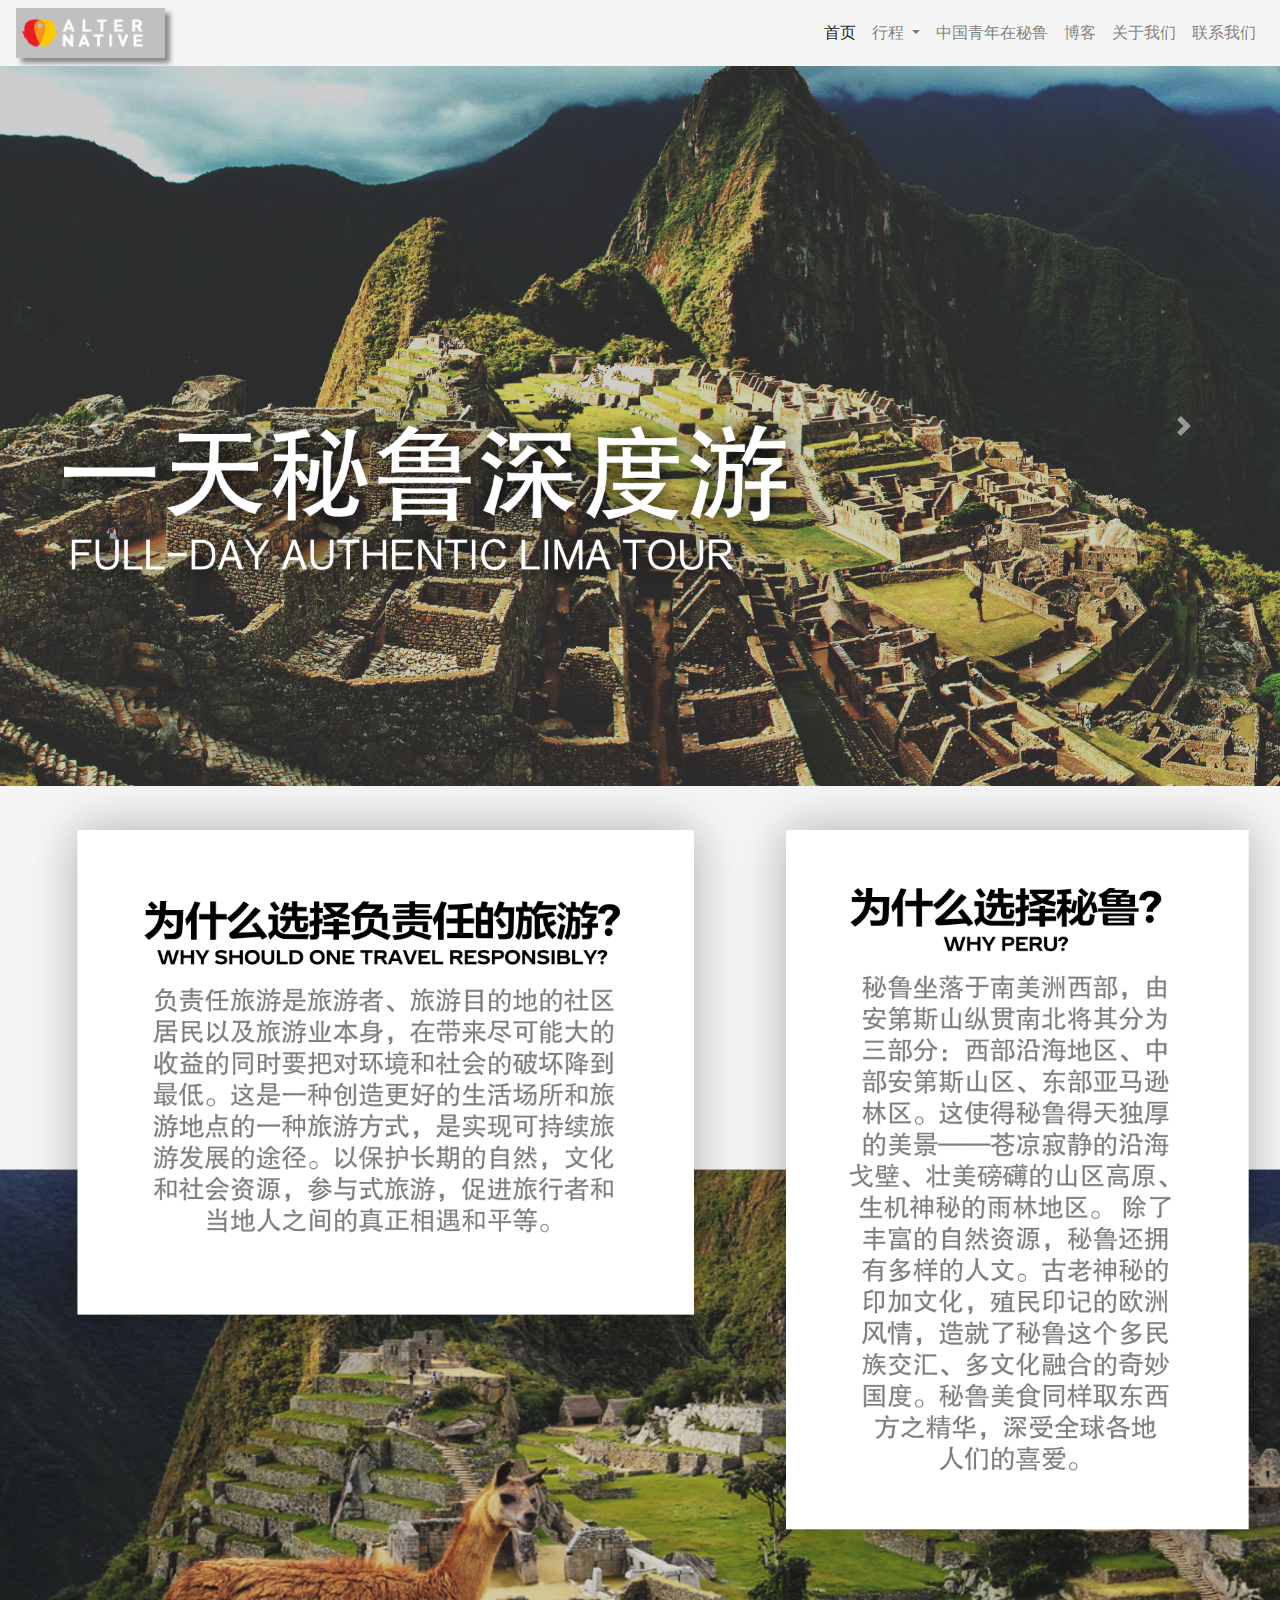
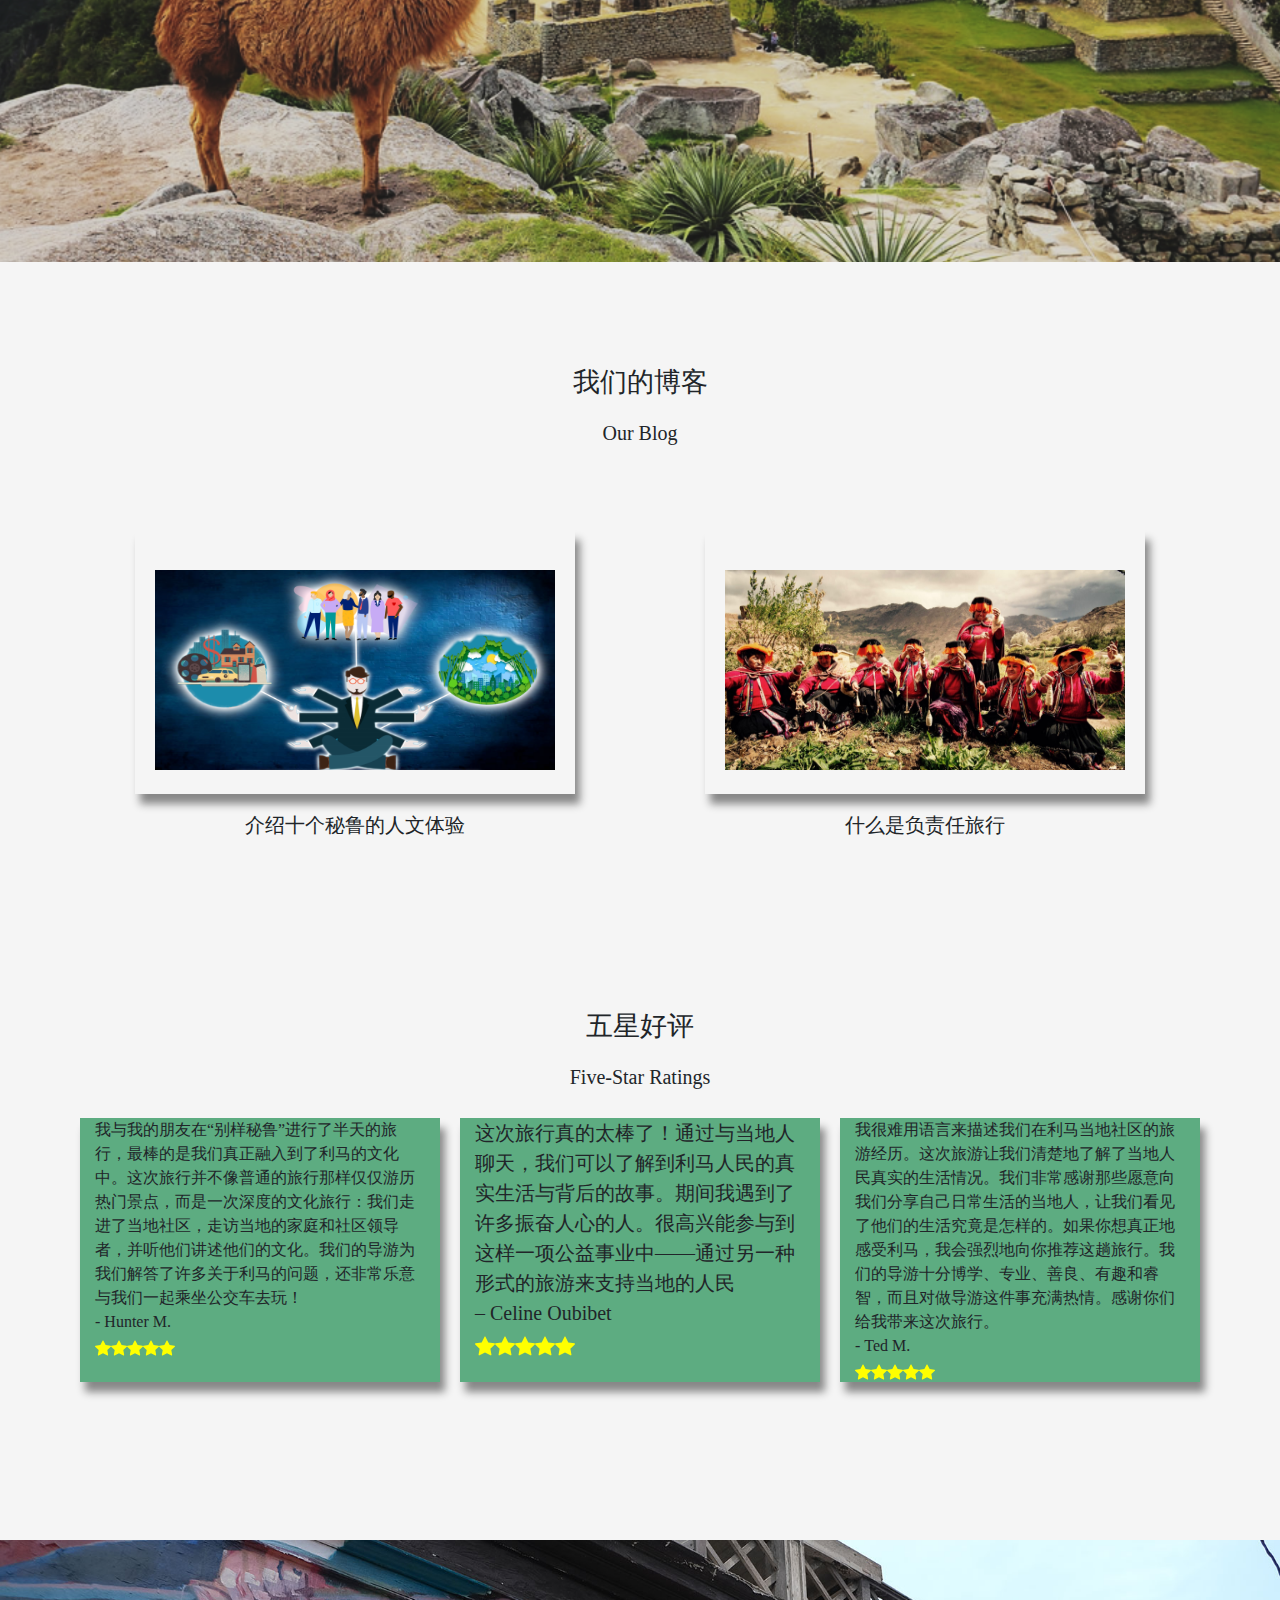
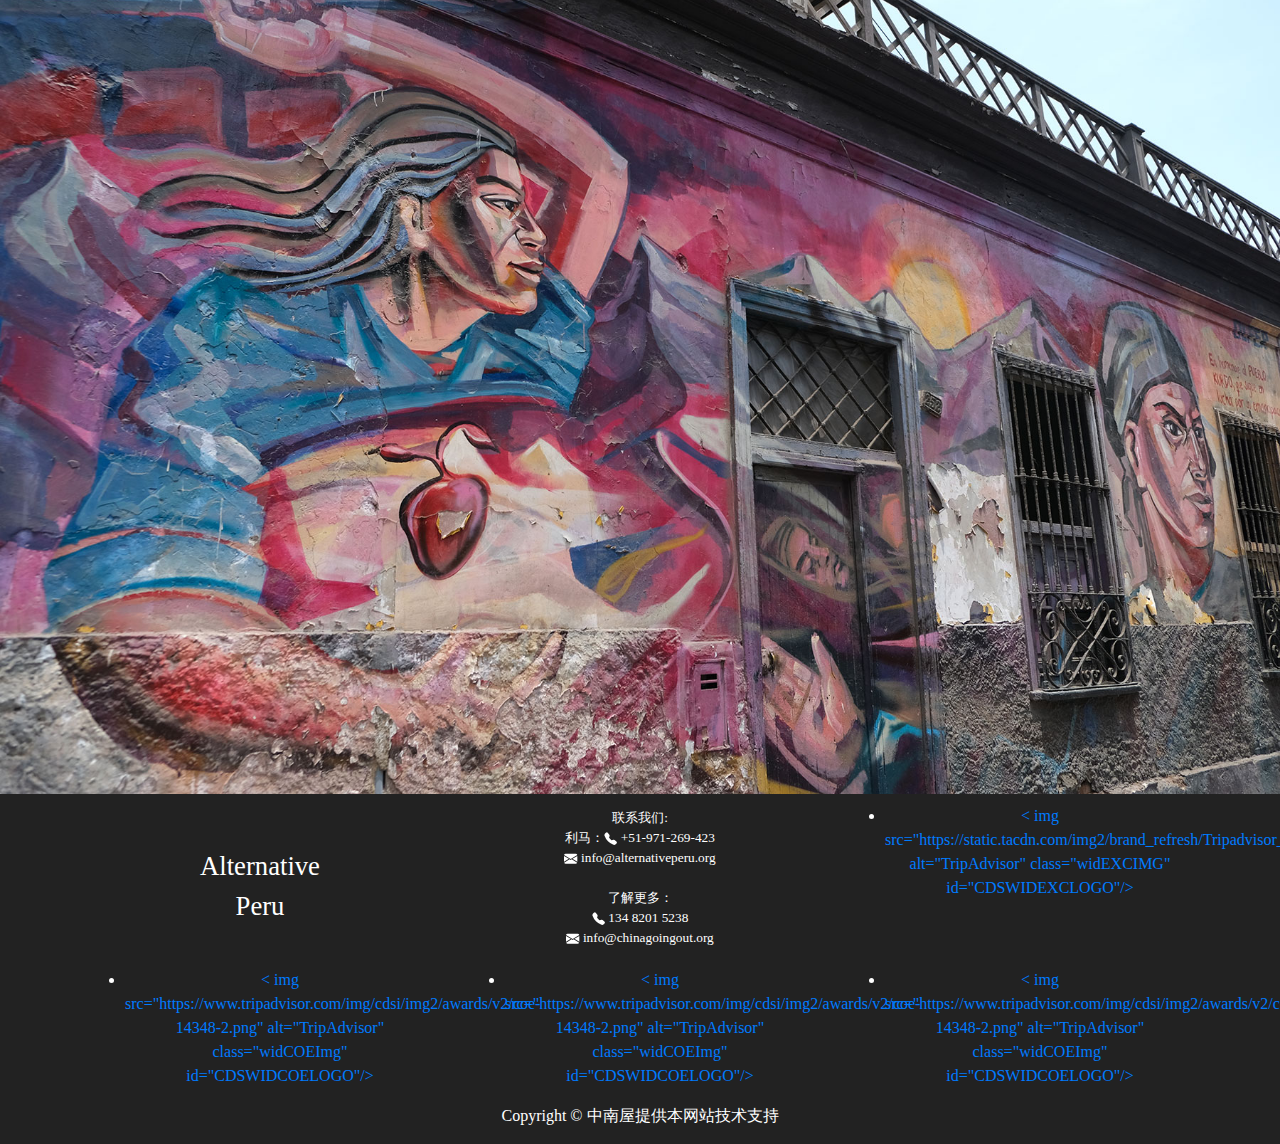
<file: index.html>
<!DOCTYPE html>
<html lang="en" dir="ltr">
  <head>
    <link rel="stylesheet" href="css/style.css">
    <meta charset="utf-8">
    <meta name="viewport" content="width=device-width, initial-scale=1, shrink-to-fit=no">
    <!-- Bootstrap CSS -->
    <link rel="stylesheet" href="https://stackpath.bootstrapcdn.com/bootstrap/4.5.2/css/bootstrap.min.css" integrity="sha384-JcKb8q3iqJ61gNV9KGb8thSsNjpSL0n8PARn9HuZOnIxN0hoP+VmmDGMN5t9UJ0Z" crossorigin="anonymous">
    <title>首页</title>
  </head>
  <body style="background-color: #f5f5f5;">

    <nav class="navbar navbar-expand-lg navbar-light navbar-transparent" style="">
      <div style="background-color: #C0C0C0;box-shadow: 5px 5px 5px #888888;">
        <a class="navbar-brand" href="index.html">
          <img src="img/logo-altp.png" width="auto" height="40" alt="logo of alternative peru">
        </a>
      </div>
      <button class="navbar-toggler" type="button" data-toggle="collapse" data-target="#navbarSupportedContent" aria-controls="navbarSupportedContent" aria-expanded="false" aria-label="Toggle navigation">
        <span class="navbar-toggler-icon"></span>
      </button>

      <div class="collapse navbar-collapse" id="navbarSupportedContent">
        <ul class="navbar-nav ml-auto">
          <li class="nav-item active">
            <a class="nav-link" href="index.html">首页 <span class="sr-only">(current)</span></a>
          </li>
          <li class="nav-item dropdown">
            <a class="nav-link dropdown-toggle" href="#" id="navbarDropdownTour" role="button" data-toggle="dropdown" aria-haspopup="true" aria-expanded="false">
              行程
            </a>
            <div class="dropdown-menu" aria-labelledby="navbarDropdownTour">
              <a class="dropdown-item" href="tour.html">秘鲁行程</a>
              <a class="dropdown-item" href="customizedtour.html">定制行程</a>
              <a class="dropdown-item" href="volunteer.html">在秘鲁做志愿者</a>
            </div>
          </li>
          <li class="nav-item">
            <a class="nav-link" href="cgo.html">
              中国青年在秘鲁
            </a>
          </li>
          <li class="nav-item ">
            <a class="nav-link" href="blog.html">博客</a>
          </li>
          <li class="nav-item">
            <a class="nav-link" href="aboutus.html">关于我们</a>
          </li>
          <li class="nav-item ">
            <a class= "nav-link" href="contactus.html">联系我们</a>
          </li>
        </ul>
      </div>
    </nav>
    <div id="carouselExampleControls" class="carousel slide" data-ride="carousel">
      <div class="carousel-inner">
        <div class="carousel-item active">
          <img src="img\d_index_1dayauthentictour.png" class="d-block w-100" alt="..." width="100%" height="auto">
        </div>
        <div class="carousel-item">
          <img src="img\d_index_andeanstay.jpg" class="d-block w-100" alt="..." width="100%" height="auto">
        </div>
        <div class="carousel-item">
          <img src="img\d_index_foodSocio1.jpg" class="d-block w-100" alt="..." width="100%" height="auto">
        </div>
        <div class="carousel-item">
          <img src="img\m-index-Andean-Spirituality-Tour.png.jpg" class="d-block w-100" alt="..." width="100%" height="auto">
        </div>
      </div>
      <a class="carousel-control-prev" href="#carouselExampleControls" role="button" data-slide="prev">
        <span class="carousel-control-prev-icon" aria-hidden="true"></span>
        <span class="sr-only">Previous</span>
      </a>
      <a class="carousel-control-next" href="#carouselExampleControls" role="button" data-slide="next">
        <span class="carousel-control-next-icon" aria-hidden="true"></span>
        <span class="sr-only">Next</span>
      </a>
    </div>
    <div class="width:100%">
      <img src="img/d_index_text.png" alt="" width="100%" height="auto">
      </div>
    <div class="" style="height: 100px"> </div>

      <p style="text-align: center;font-size:20pt">我们的博客</p>
      <p style="text-align: center;font-size:15pt">Our Blog</p>
    <div class="container">
      <div class="row" >
        <div class="col-md" style="background-color:; margin:50px">
          <p style="text-align: center;"></p>
          <div style="box-shadow: 5px 10px 8px #888888;">
            <p><br></p>
          <a href="blog.html">
          <a href="blog.html">
          <img alt="" src="img/d_index_blogcover1.png" width="400" height="200" style="display: block; margin-left: auto; margin-right: auto;"/>
        </a>
        <p><br></p>
      </div>
          <p style="text-align: center;font-size:15pt">介绍十个秘鲁的人文体验</p>
        </div>
        <div class="col-md" style="background-color:; margin:50px">
          <p style="text-align: center;"></p>
          <div style="box-shadow: 5px 10px 8px #888888;">
            <p><br></p>
          <a href="blog.html">
            <img alt="" src="img/d_index_blogcover2.jpg" width="400" height="200" style="display: block; margin-left: auto; margin-right: auto;"/>
          </a>
          <p><br></p>
        </div>
          <p style="text-align: center;font-size:15pt">什么是负责任旅行</p>
        </div>
      </div>
    </div>
    <div class="" style="height: 100px"> </div>
    <p style="text-align: center;font-size:20pt">五星好评</p>
    <p style="text-align: center;font-size:15pt">Five-Star Ratings</p>
    <div class="container pb-5">
      <div class="row">

        <div class="col-sm-12 col-lg" style="background-color: #5DAC81; margin: 10px;box-shadow: 5px 10px 8px #888888;">
          我与我的朋友在“别样秘鲁”进行了半天的旅行，最棒的是我们真正融入到了利马的文化中。这次旅行并不像普通的旅行那样仅仅游历热门景点，而是一次深度的文化旅行：我们走进了当地社区，走访当地的家庭和社区领导者，并听他们讲述他们的文化。我们的导游为我们解答了许多关于利马的问题，还非常乐意与我们一起乘坐公交车去玩！<br>- Hunter M.<br><svg width="1em" height="1em" viewBox="0 0 16 16" class="bi bi-star-fill" fill="yellow" xmlns="http://www.w3.org/2000/svg"> <path d="M3.612 15.443c-.386.198-.824-.149-.746-.592l.83-4.73L.173 6.765c-.329-.314-.158-.888.283-.95l4.898-.696L7.538.792c.197-.39.73-.39.927 0l2.184 4.327 4.898.696c.441.062.612.636.283.95l-3.523 3.356.83 4.73c.078.443-.36.79-.746.592L8 13.187l-4.389 2.256z"/> </svg><svg width="1em" height="1em" viewBox="0 0 16 16" class="bi bi-star-fill" fill="yellow" xmlns="http://www.w3.org/2000/svg"> <path d="M3.612 15.443c-.386.198-.824-.149-.746-.592l.83-4.73L.173 6.765c-.329-.314-.158-.888.283-.95l4.898-.696L7.538.792c.197-.39.73-.39.927 0l2.184 4.327 4.898.696c.441.062.612.636.283.95l-3.523 3.356.83 4.73c.078.443-.36.79-.746.592L8 13.187l-4.389 2.256z"/> </svg><svg width="1em" height="1em" viewBox="0 0 16 16" class="bi bi-star-fill" fill="yellow" xmlns="http://www.w3.org/2000/svg"> <path d="M3.612 15.443c-.386.198-.824-.149-.746-.592l.83-4.73L.173 6.765c-.329-.314-.158-.888.283-.95l4.898-.696L7.538.792c.197-.39.73-.39.927 0l2.184 4.327 4.898.696c.441.062.612.636.283.95l-3.523 3.356.83 4.73c.078.443-.36.79-.746.592L8 13.187l-4.389 2.256z"/> </svg><svg width="1em" height="1em" viewBox="0 0 16 16" class="bi bi-star-fill" fill="yellow" xmlns="http://www.w3.org/2000/svg"> <path d="M3.612 15.443c-.386.198-.824-.149-.746-.592l.83-4.73L.173 6.765c-.329-.314-.158-.888.283-.95l4.898-.696L7.538.792c.197-.39.73-.39.927 0l2.184 4.327 4.898.696c.441.062.612.636.283.95l-3.523 3.356.83 4.73c.078.443-.36.79-.746.592L8 13.187l-4.389 2.256z"/> </svg><svg width="1em" height="1em" viewBox="0 0 16 16" class="bi bi-star-fill" fill="yellow" xmlns="http://www.w3.org/2000/svg"> <path d="M3.612 15.443c-.386.198-.824-.149-.746-.592l.83-4.73L.173 6.765c-.329-.314-.158-.888.283-.95l4.898-.696L7.538.792c.197-.39.73-.39.927 0l2.184 4.327 4.898.696c.441.062.612.636.283.95l-3.523 3.356.83 4.73c.078.443-.36.79-.746.592L8 13.187l-4.389 2.256z"/> </svg>
        </div>
        <div class="col-sm-12 col-lg" style="background-color: #5DAC81; margin: 10px; font-size: 15pt;box-shadow: 5px 10px 8px #888888;">
          这次旅行真的太棒了！通过与当地人聊天，我们可以了解到利马人民的真实生活与背后的故事。期间我遇到了许多振奋人心的人。很高兴能参与到这样一项公益事业中——通过另一种形式的旅游来支持当地的人民 <br>– Celine Oubibet<br><svg width="1em" height="1em" viewBox="0 0 16 16" class="bi bi-star-fill" fill="yellow" xmlns="http://www.w3.org/2000/svg"> <path d="M3.612 15.443c-.386.198-.824-.149-.746-.592l.83-4.73L.173 6.765c-.329-.314-.158-.888.283-.95l4.898-.696L7.538.792c.197-.39.73-.39.927 0l2.184 4.327 4.898.696c.441.062.612.636.283.95l-3.523 3.356.83 4.73c.078.443-.36.79-.746.592L8 13.187l-4.389 2.256z"/> </svg><svg width="1em" height="1em" viewBox="0 0 16 16" class="bi bi-star-fill" fill="yellow" xmlns="http://www.w3.org/2000/svg"> <path d="M3.612 15.443c-.386.198-.824-.149-.746-.592l.83-4.73L.173 6.765c-.329-.314-.158-.888.283-.95l4.898-.696L7.538.792c.197-.39.73-.39.927 0l2.184 4.327 4.898.696c.441.062.612.636.283.95l-3.523 3.356.83 4.73c.078.443-.36.79-.746.592L8 13.187l-4.389 2.256z"/> </svg><svg width="1em" height="1em" viewBox="0 0 16 16" class="bi bi-star-fill" fill="yellow" xmlns="http://www.w3.org/2000/svg"> <path d="M3.612 15.443c-.386.198-.824-.149-.746-.592l.83-4.73L.173 6.765c-.329-.314-.158-.888.283-.95l4.898-.696L7.538.792c.197-.39.73-.39.927 0l2.184 4.327 4.898.696c.441.062.612.636.283.95l-3.523 3.356.83 4.73c.078.443-.36.79-.746.592L8 13.187l-4.389 2.256z"/> </svg><svg width="1em" height="1em" viewBox="0 0 16 16" class="bi bi-star-fill" fill="yellow" xmlns="http://www.w3.org/2000/svg"> <path d="M3.612 15.443c-.386.198-.824-.149-.746-.592l.83-4.73L.173 6.765c-.329-.314-.158-.888.283-.95l4.898-.696L7.538.792c.197-.39.73-.39.927 0l2.184 4.327 4.898.696c.441.062.612.636.283.95l-3.523 3.356.83 4.73c.078.443-.36.79-.746.592L8 13.187l-4.389 2.256z"/> </svg><svg width="1em" height="1em" viewBox="0 0 16 16" class="bi bi-star-fill" fill="yellow" xmlns="http://www.w3.org/2000/svg"> <path d="M3.612 15.443c-.386.198-.824-.149-.746-.592l.83-4.73L.173 6.765c-.329-.314-.158-.888.283-.95l4.898-.696L7.538.792c.197-.39.73-.39.927 0l2.184 4.327 4.898.696c.441.062.612.636.283.95l-3.523 3.356.83 4.73c.078.443-.36.79-.746.592L8 13.187l-4.389 2.256z"/> </svg> <br>
        </div>
        <div class="col-sm-12 col-lg" style="background-color:#5DAC81; margin: 10px;box-shadow: 5px 10px 8px #888888;">
          我很难用语言来描述我们在利马当地社区的旅游经历。这次旅游让我们清楚地了解了当地人民真实的生活情况。我们非常感谢那些愿意向我们分享自己日常生活的当地人，让我们看见了他们的生活究竟是怎样的。如果你想真正地感受利马，我会强烈地向你推荐这趟旅行。我们的导游十分博学、专业、善良、有趣和睿智，而且对做导游这件事充满热情。感谢你们给我带来这次旅行。<br>- Ted M.<br><svg width="1em" height="1em" viewBox="0 0 16 16" class="bi bi-star-fill" fill="yellow" xmlns="http://www.w3.org/2000/svg"> <path d="M3.612 15.443c-.386.198-.824-.149-.746-.592l.83-4.73L.173 6.765c-.329-.314-.158-.888.283-.95l4.898-.696L7.538.792c.197-.39.73-.39.927 0l2.184 4.327 4.898.696c.441.062.612.636.283.95l-3.523 3.356.83 4.73c.078.443-.36.79-.746.592L8 13.187l-4.389 2.256z"/> </svg><svg width="1em" height="1em" viewBox="0 0 16 16" class="bi bi-star-fill" fill="yellow" xmlns="http://www.w3.org/2000/svg"> <path d="M3.612 15.443c-.386.198-.824-.149-.746-.592l.83-4.73L.173 6.765c-.329-.314-.158-.888.283-.95l4.898-.696L7.538.792c.197-.39.73-.39.927 0l2.184 4.327 4.898.696c.441.062.612.636.283.95l-3.523 3.356.83 4.73c.078.443-.36.79-.746.592L8 13.187l-4.389 2.256z"/> </svg><svg width="1em" height="1em" viewBox="0 0 16 16" class="bi bi-star-fill" fill="yellow" xmlns="http://www.w3.org/2000/svg"> <path d="M3.612 15.443c-.386.198-.824-.149-.746-.592l.83-4.73L.173 6.765c-.329-.314-.158-.888.283-.95l4.898-.696L7.538.792c.197-.39.73-.39.927 0l2.184 4.327 4.898.696c.441.062.612.636.283.95l-3.523 3.356.83 4.73c.078.443-.36.79-.746.592L8 13.187l-4.389 2.256z"/> </svg><svg width="1em" height="1em" viewBox="0 0 16 16" class="bi bi-star-fill" fill="yellow" xmlns="http://www.w3.org/2000/svg"> <path d="M3.612 15.443c-.386.198-.824-.149-.746-.592l.83-4.73L.173 6.765c-.329-.314-.158-.888.283-.95l4.898-.696L7.538.792c.197-.39.73-.39.927 0l2.184 4.327 4.898.696c.441.062.612.636.283.95l-3.523 3.356.83 4.73c.078.443-.36.79-.746.592L8 13.187l-4.389 2.256z"/> </svg><svg width="1em" height="1em" viewBox="0 0 16 16" class="bi bi-star-fill" fill="yellow" xmlns="http://www.w3.org/2000/svg"> <path d="M3.612 15.443c-.386.198-.824-.149-.746-.592l.83-4.73L.173 6.765c-.329-.314-.158-.888.283-.95l4.898-.696L7.538.792c.197-.39.73-.39.927 0l2.184 4.327 4.898.696c.441.062.612.636.283.95l-3.523 3.356.83 4.73c.078.443-.36.79-.746.592L8 13.187l-4.389 2.256z"/> </svg>
        </div>
        </div>
      </div>

    <div class="" style="height: 100px"> </div>
    <img src=" img\d_index_decor.jpg" class="d-block w-100" alt="..." width="2000">
    <footer>
      <div class="container">
        <div class="row text-center">
          <div class="col-xs-12 col-sm-6 col-md-4 footer-title">
            Alternative<br>
            Peru
          </div>
          <div class="col-xs-12 col-sm-6 col-md-4 footer-text my-1">
            <p>联系我们:<br>利马：<svg width="1em" height="1em" viewBox="0 0 16 16" class="bi bi-telephone-fill" fill="currentColor" xmlns="http://www.w3.org/2000/svg">
              <path fill-rule="evenodd" d="M2.267.98a1.636 1.636 0 0 1 2.448.152l1.681 2.162c.309.396.418.913.296 1.4l-.513 2.053a.636.636 0 0 0 .167.604L8.65 9.654a.636.636 0 0 0 .604.167l2.052-.513a1.636 1.636 0 0 1 1.401.296l2.162 1.681c.777.604.849 1.753.153 2.448l-.97.97c-.693.693-1.73.998-2.697.658a17.47 17.47 0 0 1-6.571-4.144A17.47 17.47 0 0 1 .639 4.646c-.34-.967-.035-2.004.658-2.698l.97-.969z"/>
            </svg> +51-971-269-423<br><svg width="1em" height="1em" viewBox="0 0 16 16" class="bi bi-envelope-fill" fill="currentColor" xmlns="http://www.w3.org/2000/svg">
              <path fill-rule="evenodd" d="M.05 3.555A2 2 0 0 1 2 2h12a2 2 0 0 1 1.95 1.555L8 8.414.05 3.555zM0 4.697v7.104l5.803-3.558L0 4.697zM6.761 8.83l-6.57 4.027A2 2 0 0 0 2 14h12a2 2 0 0 0 1.808-1.144l-6.57-4.027L8 9.586l-1.239-.757zm3.436-.586L16 11.801V4.697l-5.803 3.546z"/>
            </svg> info@alternativeperu.org<br><br>了解更多：<br><svg width="1em" height="1em" viewBox="0 0 16 16" class="bi bi-telephone-fill" fill="currentColor" xmlns="http://www.w3.org/2000/svg">
              <path fill-rule="evenodd" d="M2.267.98a1.636 1.636 0 0 1 2.448.152l1.681 2.162c.309.396.418.913.296 1.4l-.513 2.053a.636.636 0 0 0 .167.604L8.65 9.654a.636.636 0 0 0 .604.167l2.052-.513a1.636 1.636 0 0 1 1.401.296l2.162 1.681c.777.604.849 1.753.153 2.448l-.97.97c-.693.693-1.73.998-2.697.658a17.47 17.47 0 0 1-6.571-4.144A17.47 17.47 0 0 1 .639 4.646c-.34-.967-.035-2.004.658-2.698l.97-.969z"/>
            </svg> 134 8201 5238<br><svg width="1em" height="1em" viewBox="0 0 16 16" class="bi bi-envelope-fill" fill="currentColor" xmlns="http://www.w3.org/2000/svg">
              <path fill-rule="evenodd" d="M.05 3.555A2 2 0 0 1 2 2h12a2 2 0 0 1 1.95 1.555L8 8.414.05 3.555zM0 4.697v7.104l5.803-3.558L0 4.697zM6.761 8.83l-6.57 4.027A2 2 0 0 0 2 14h12a2 2 0 0 0 1.808-1.144l-6.57-4.027L8 9.586l-1.239-.757zm3.436-.586L16 11.801V4.697l-5.803 3.546z"/>
            </svg> info@chinagoingout.org</p>
          </div>

          <div class="col-xs-12 col-sm-6 col-md-4 TA_certificateOfExcellence" id="TA_excellent827">
            <ul id="qqj3zhTteg" class="TA_links WANw199LH">
              <li id="cajt9Gj5w" class="UoOxDjB8Rclv">
                <a target="_blank" href="https://www.tripadvisor.com/Attraction_Review-g294316-d7374316-Reviews-Alternative_Peru-Lima_Lima_Region.html">
                  < img src="https://static.tacdn.com/img2/brand_refresh/Tripadvisor_lockup_horizontal_secondary_registered.svg" alt="TripAdvisor" class="widEXCIMG" id="CDSWIDEXCLOGO"/>
                </a>
                </li>
              </ul>
          </div>

          <div class="col-xs-12 col-sm-6 col-md-4 TA_certificateOfExcellence mx" id="TA_certificateOfExcellence379"><ul id="8x3NRgLPR" class="TA_links C765pbtlD"><li id="xUMOQd" class="99GRGmOli7"><a target="_blank" href=" ">< img src="https://www.tripadvisor.com/img/cdsi/img2/awards/v2/coe-14348-2.png" alt="TripAdvisor" class="widCOEImg" id="CDSWIDCOELOGO"/></ a></li></ul>
          </div>
          <p><script async src="https://www.jscache.com/wejs?wtype=certificateOfExcellence&amp;uniq=379&amp;locationId=7374316&amp;lang=en_US&amp;year=2018&amp;display_version=2" data-loadtrk onload="this.loadtrk=true"></script></p>

          <div class="col-xs-12 col-sm-6 col-md-4 TA_certificateOfExcellence" id="TA_certificateOfExcellence609"><ul id="UkTHOYXv7R" class="TA_links J83DeztuTy03"><li id="stBIJV9nt" class="2Qhr0Jwnl"><a target="_blank" href="https://www.tripadvisor.com/Attraction_Review-g294316-d7374316-Reviews-Alternative_Peru-Lima_Lima_Region.html">< img src="https://www.tripadvisor.com/img/cdsi/img2/awards/v2/coe-14348-2.png" alt="TripAdvisor" class="widCOEImg" id="CDSWIDCOELOGO"/></ a></li></ul>
          </div>
          <script async src="https://www.jscache.com/wejs?wtype=certificateOfExcellence&amp;uniq=609&amp;locationId=7374316&amp;lang=en_US&amp;year=2017&amp;display_version=2" data-loadtrk onload="this.loadtrk=true"></script>

          <div class="col-xs-12 col-sm-6 col-md-4 TA_certificateOfExcellence" id="TA_certificateOfExcellence452"><ul id="IUzKD3qgBRU8" class="TA_links tf79oeI2"><li id="EOR5F8" class="8omYIoYWwq"><a target="_blank" href=" ">< img src="https://www.tripadvisor.com/img/cdsi/img2/awards/v2/coe-14348-2.png" alt="TripAdvisor" class="widCOEImg" id="CDSWIDCOELOGO"/></ a></li></ul>
          </div>
          <script async src="https://www.jscache.com/wejs?wtype=certificateOfExcellence&amp;uniq=452&amp;locationId=7374316&amp;lang=en_US&amp;year=2016&amp;display_version=2" data-loadtrk onload="this.loadtrk=true"></script>

          <script async src="https://www.jscache.com/wejs?wtype=excellent&amp;uniq=827&amp;locationId=7374316&amp;lang=en_US&amp;display_version=2" data-loadtrk onload="this.loadtrk=true"></script>
      </div>
      <div class="row justify-content-center">
        <div class="col-auto text-white">
          <p>Copyright © 中南屋提供本网站技术支持</p>
        </div>
      </div>
    </footer>

    <!-- Optional JavaScript -->
    <!-- jQuery first, then Popper.js, then Bootstrap JS -->
    <script src="https://code.jquery.com/jquery-3.5.1.slim.min.js" integrity="sha384-DfXdz2htPH0lsSSs5nCTpuj/zy4C+OGpamoFVy38MVBnE+IbbVYUew+OrCXaRkfj" crossorigin="anonymous"></script>
    <script src="https://cdn.jsdelivr.net/npm/popper.js@1.16.1/dist/umd/popper.min.js" integrity="sha384-9/reFTGAW83EW2RDu2S0VKaIzap3H66lZH81PoYlFhbGU+6BZp6G7niu735Sk7lN" crossorigin="anonymous"></script>
    <script src="https://stackpath.bootstrapcdn.com/bootstrap/4.5.2/js/bootstrap.min.js" integrity="sha384-B4gt1jrGC7Jh4AgTPSdUtOBvfO8shuf57BaghqFfPlYxofvL8/KUEfYiJOMMV+rV" crossorigin="anonymous"></script>

  </body>
</html>
</file>
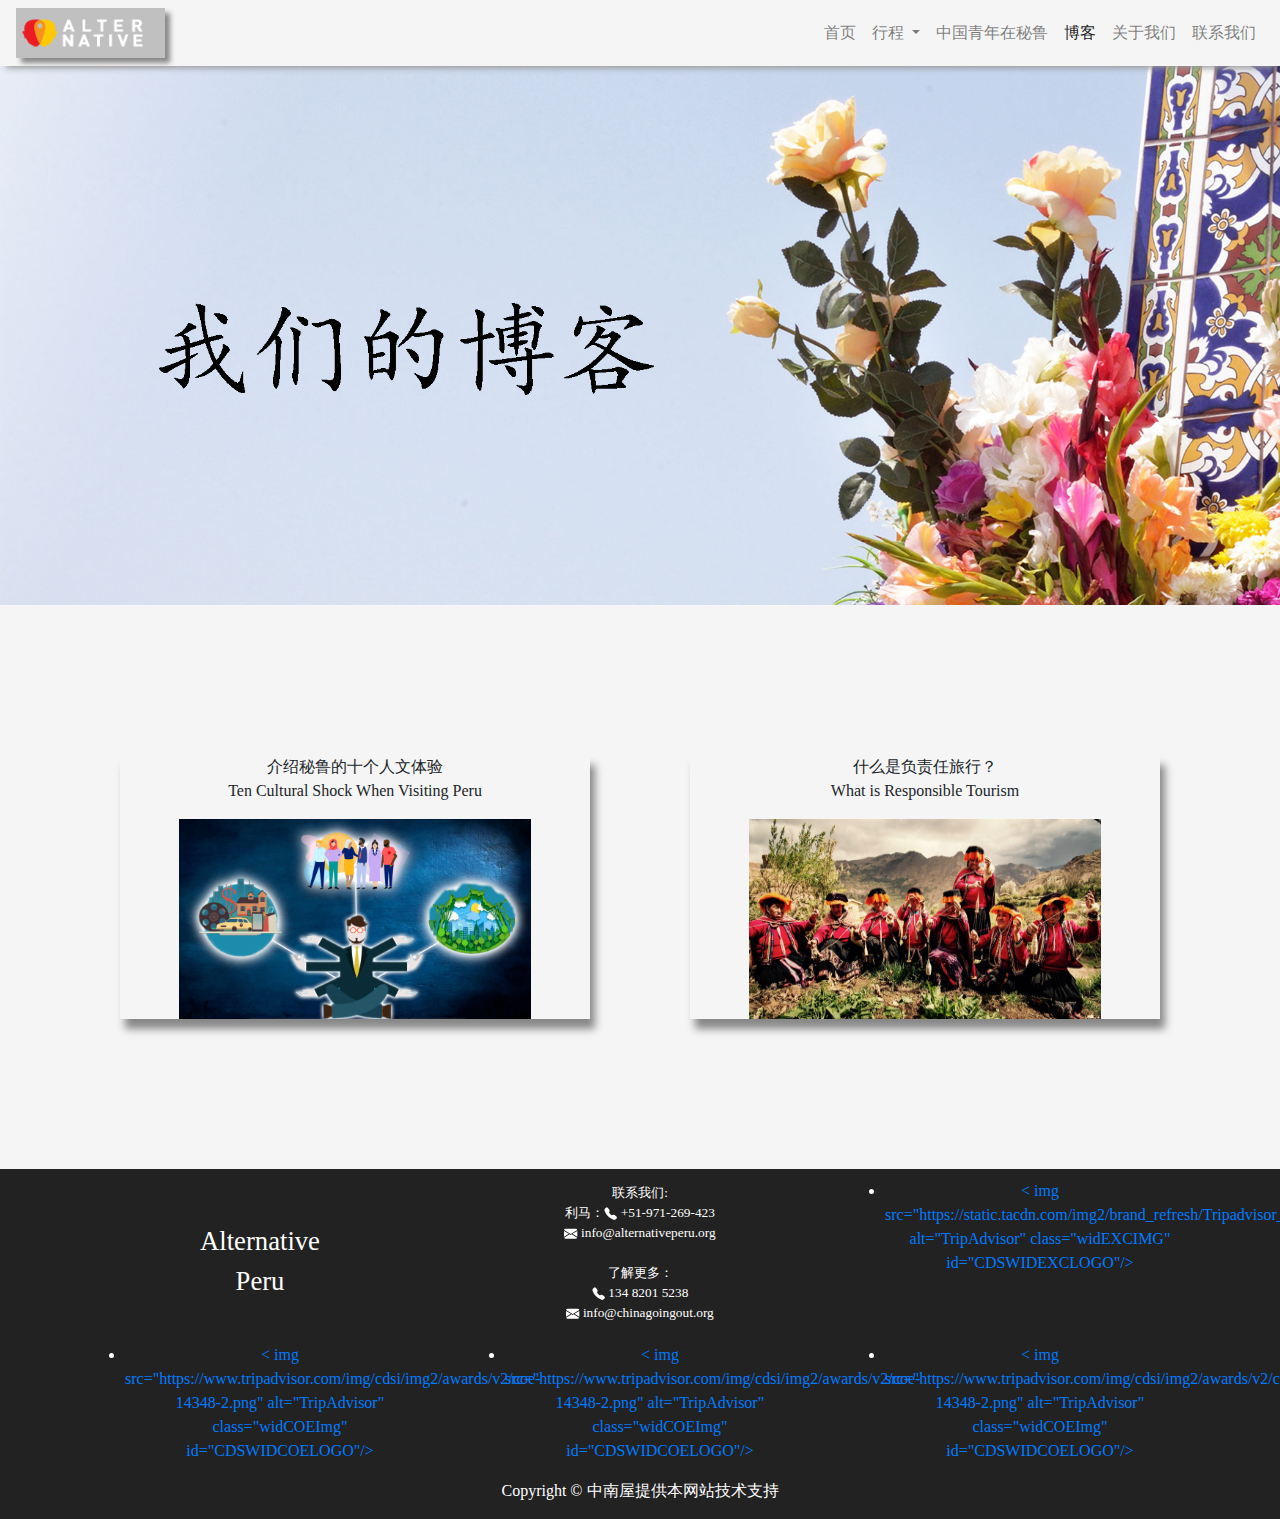
<file: blog.html>
<!DOCTYPE html>
<html lang="en" dir="ltr">
  <head>
    <link rel="stylesheet" href="css/style.css">
    <meta charset="utf-8">
    <meta name="viewport" content="width=device-width, initial-scale=1, shrink-to-fit=no">

    <!-- Bootstrap CSS -->
    <link rel="stylesheet" href="https://stackpath.bootstrapcdn.com/bootstrap/4.5.2/css/bootstrap.min.css" integrity="sha384-JcKb8q3iqJ61gNV9KGb8thSsNjpSL0n8PARn9HuZOnIxN0hoP+VmmDGMN5t9UJ0Z" crossorigin="anonymous">

    <title>博客</title>
  </head>
  <body style="background-color: #f5f5f5;">
    <nav class="navbar navbar-expand-lg navbar-light navbar-transparent " style="">
      <div style="background-color: #C0C0C0;box-shadow: 5px 5px 5px #888888;">
      <a class="navbar-brand" href="index.html">
        <img src="img/logo-altp.png" width="auto" height="40" alt="logo of alternative peru">
      </a>
    </div>
      <button class="navbar-toggler" type="button" data-toggle="collapse" data-target="#navbarSupportedContent" aria-controls="navbarSupportedContent" aria-expanded="false" aria-label="Toggle navigation">
        <span class="navbar-toggler-icon"></span>
      </button>

      <div class="collapse navbar-collapse" id="navbarSupportedContent">
        <ul class="navbar-nav ml-auto">
          <li class="nav-item ">
            <a class="nav-link" href="index.html">首页 <span class="sr-only">(current)</span></a>
          </li>
          <li class="nav-item dropdown">
            <a class="nav-link dropdown-toggle" href="#" id="navbarDropdownTour" role="button" data-toggle="dropdown" aria-haspopup="true" aria-expanded="false">
              行程
            </a>
            <div class="dropdown-menu" aria-labelledby="navbarDropdownTour">
              <a class="dropdown-item" href="tour.html">秘鲁行程</a>

              <a class="dropdown-item" href="customizedtour.html">定制行程</a>
              <a class="dropdown-item" href="volunteer.html">在秘鲁做志愿者</a>
            </div>
          </li>
          <li class="nav-item">
            <a class="nav-link" href="cgo.html">
              中国青年在秘鲁
            </a>
          </li>
          <li class="nav-item active">
            <a class="nav-link" href="blog.html">博客</a>
          </li>
          <li class="nav-item">
            <a class="nav-link" href="aboutus.html">关于我们</a>
          </li>
          <li class="nav-item">
            <a class= "nav-link" href="contactus.html">联系我们</a>
          </li>
        </ul>
      </div>
    </nav>
    <div class="">
      <img src="img/d_blog_background2.png" alt="" width="100%" height="auto">
    </div>
    <div class="" style="height: 100px"> </div>
    <div class="container">
      <div class="row" >
        <div class="col-md" style="background-color: ; box-shadow: 5px 10px 8px #888888; margin: 50px">
          <p style="text-align: center;">介绍秘鲁的十个人文体验<br>Ten Cultural Shock When Visiting Peru</p>
          <img class="d-none d-sm-none d-md-block" alt="" src="img/d_index_blogcover1.png" width="80%" height="200" data-toggle="modal" data-target="#Modal1" style="display: block; margin-left: auto; margin-right: auto;"/>
          <p  class="d-block d-sm-block d-md-none" >
            当来自繁华都市的你第一次踏上这遥远的神秘国度-秘鲁，你将体验到这里独特又熟悉的人文环境。我们精心挑选了十个方面，帮助你提前感受你将体验到的生活。这篇文章由Alternative Peru的创始人之一，Natalie（一个比利时人）根据她自己第一次来秘鲁的经验所写。<br><br>
          1. 关于交通： 堵车在全世界各地的都市好像司空见惯，但如果你来自一个堵车不常见的地方，秘鲁的交通状况以及秘鲁人对堵车的处理应该能让你大吃一惊。我的秘鲁丈夫说过：“秘鲁人真的人很好，但他们一旦手握方向盘，脚踩了油门，他们就完全变成了样。（Peruvians are really nice people, until they get behind the wheel, then they become animals!”）直到今天，我经过没有交通灯的路口时还十分害怕。理论上来说，在这类路口，像是环岛中，应该是先来先走。但在现实中，达尔文的理论将在你眼前呈现。每一个人都争先恐后杀出一条生路来，结果往往是大家一起卡住谁也走不了。另外，在秘鲁就不要打灯了，因为我们一般挥手。如果你坐在副驾驶的话，记得在要右转的时候帮司机挥挥手。<br><br>
          2. 关于食品的份量：秘鲁不仅能满足你对美食的欲望，更能让你着实体验一把什么叫“撑“。我已数不清主动要求过多少次，请给少一点（食物），也数不清多少次逼迫自己吃完盘里的所有食物，因为我不想被主人误会食品不好吃。直到现在我还常常被聚餐时的分量所震惊。我想秘鲁的家庭主妇们好像每次都会准备五个透明人的分量让每个人一定要吃到”撑“。<br><br>
          3. 关于不守时：这可能是对秘鲁人的一个常见印象，而这一条确实十分常见。
  我自己并不是一个非常守时的人，也经常晚十分钟二十分钟到。但秘鲁人的晚到要远远晚过十分钟二十分钟。每次和聚会举办者确认时间时，我必须问他们是按照正常时间还是秘鲁时间（hora Peruanan）来到。如果你跟别人说7点开始，往往他们9点钟才姗姗来迟。<br><br>
          4. 关于电视节目：在秘鲁，最主流的电视节目是卡戴珊式的美女穿着比基尼搞挑战项目。我虽然不太适应（比基尼美女可不应该是主流节目），但不持续关注这些的话根本不会和同事或者其他人有共同话题。<br><br>
          5. 关于私人问题：如果有人问你一些比较私人的问题时，不要感到太惊讶，这只是秘鲁人习惯的一种交流方式。从保守一点的社会来的人经常因为秘鲁人的问题而感到尴尬或恼火，比如说，你为什么还没结婚？信教吗？或者你收入多少？是不是有点像七大姑八大姨盘问你的时候？哈哈，这只是秘鲁人的文化之一。<br><br>
          6. 关于邀请客人：当我在秘鲁结婚时，我必须郑重地告诉被邀请的人不要带未被邀请的人来婚礼。如果我没有这么干的话，一定会有人把亲朋好友们带来。同样，我的秘鲁朋友与亲人们完全不能理解为什么我不想去参加一个我没被邀请的场合。<br><br>
          7. 关于治安：在大部分大城市，大家都不会让贵重物品离手，这点在秘鲁同样需要你实行。我能清楚的记得我的婆婆在利马提醒我不要把包包留在车里，因为“他们会砸玻璃然后抢走！”（because they will break the window and steal it.）从那天起我就学会了贵重物品不离手的道理。<br><br>
          8. 私人空间：从更保守的社会来的人更会注意与别人的私人空间。这点和大部分中国人及秘鲁人不同，秘鲁人给别人的私人空间最多一英寸（0.3米）。不要紧张，他们没有听力问题，也没要试图耍流氓，这只是秘鲁文化的一部分。<br><br>
          9.关于热情的秘鲁人：如果你把开车时的较劲也称之为热情的话，秘鲁人每时每刻都超级热情。如果你不觉得那是热情，那秘鲁人除了开车以外的时候对任何人（不论是外国人还是本国人，或者同乡人还是外乡人）都会对别人非常亲切好客。迷路的时候随便找的一个秘鲁警察都会非常积极的帮你指路。服务员们会努力保证你回家的时候没有一丝遗憾！<br><br>
          10.	关于讨价还价：这点可能和中国的某些地方比较相近。如果你不适应讨价还价，想要省钱的话还是得和卖水果的阿姨（餐厅的服务员，洗衣店老板，卖花的姐姐等等）多说几句的。但如果你享受还价与找到好价格的感觉或者想练习还价技巧，秘鲁欢迎你！
</p>
        </div>


        <div class="col-md" style="background-color:; box-shadow: 5px 10px 8px #888888; margin: 50px">
          <p style="text-align: center;">什么是负责任旅行？<br>What is Responsible Tourism</p>
          <img class="d-none d-sm-none d-md-block" alt="" src="img/d_index_blogcover2.jpg" width="80%" height="200" data-toggle="modal" data-target="#Modal2" style="display: block; margin-left: auto; margin-right: auto;"/>
          <p  class="d-block d-sm-block d-md-none" >
            《负责任旅游运动》的创始文件《开普敦宣言》将“负责任旅游”定义为以下几点：<br>
            -	最小化负面的经济，环境和社会影响;<br>
            -	为当地人民带来更大的经济利益，并增进当地社区的幸福，改善工作条件和进入该行业的机会；<br>
            -	让当地人参与影响他们的生活和生活机会的决策；<br>
            -	为保护自然和文化遗产，维护世界多样性做出积极贡献;<br>
            -	通过与当地人建立更有意义的联系，并加深对当地文化、社会和环境问题的了解，为游客提供更愉快的体验;<br>
            -	培养文化敏感性，注意游客和主人之间需要彼此尊重，帮助建立当地人对本地的自豪感和信心。<br><br>
            经济责任<br>
            在我们的旅行中，我们雇用了很多当地人。<br>
            我们确保他们也雇用当地人。<br>
            对于某些旅行项目，我们会与当地向导合作，因为他们非常了解他们的社区环境，尽管他们不是专业的旅游人士。<br>
            我们将他们与双语导游配对，并增强他们与游客合作、为游客服务的能力。他们有时为了更好地工作还会学习英语。我们也会雇用一些弱势群体。<br>
            此外，每次旅行我们都会向参加旅行的NGO捐款，以支持他们的项目。我们还为访问者提供了后续支持这些NGO项目的途径。<br><br>
            环境责任<br>
            我们尝试以无纸化方式工作，通过我们的网站，PDF文档和电子邮件提供我们旅行的所有详细信息。 在我们的办公室，我们尝试使用尽可能多的可回收材料。<br>
            如果可能，我们会尽量使用公共交通工具。<br>
            我们的许多旅行旨在提高环境意识，并旨在就环境问题进行教育。 尤其是，我们的亚马逊之旅重点在于与大自然的负责任接触，并了解当今环境所面临的挑战。 旅行者住在传统的当地风格的生态小屋中。<br><br>
            社会责任<br>
            我们把他们看作项目的合作伙伴，让他们参与所有决策。为该项目工作的当地人，包括厨师，导游，清洁工和司机也得到了可观的工资。这些收入为他们提供了舒适的生活和稳定的财务。这不仅增加了他们自己的幸福感，改善了生活状况，还改善了社区环境。更重要的是，我们的旅行尊重当地的文化，并促进了文化之间的交流。
            <br>并让游客和接待者能够进行尊重文化敏感性的交流。
            <br>我们和旅游产生的收入都用来鼓励社区保存这些传统。
            <br>来自遥远地区的游客对他们文化的兴趣和钦佩也经常成为当地社区的骄傲之源。
            <br>接待者不会故意进行摆设，也不会假装与平时不同的行为。<br><br>
          </p>
        </div>


      </div>
    </div>
    <div class="" style="height: 100px"> </div>
    <div class="modal fade" id="Modal1" tabindex="-1" aria-labelledby="exampleModalLabel" aria-hidden="true">
  <div class="modal-dialog" style="max-width: 50% !important;">
    <div class="modal-content">
      <div class="modal-header">
        <h5 class="modal-title" id="exampleModalLabel">介绍秘鲁的十个人文体验 (Ten Cultural Shock When Visiting Peru)</h5>
        <button type="button" class="close" data-dismiss="modal" aria-label="Close">
          <span aria-hidden="true">&times;</span>
        </button>
      </div>
      <div class="modal-body">
        当来自繁华都市的你第一次踏上这遥远的神秘国度-秘鲁，你将体验到这里独特又熟悉的人文环境。我们精心挑选了十个方面，帮助你提前感受你将体验到的生活。这篇文章由Alternative Peru的创始人之一，Natalie（一个比利时人）根据她自己第一次来秘鲁的经验所写。<br><br>
        1. 关于交通： 堵车在全世界各地的都市好像司空见惯，但如果你来自一个堵车不常见的地方，秘鲁的交通状况以及秘鲁人对堵车的处理应该能让你大吃一惊。我的秘鲁丈夫说过：“秘鲁人真的人很好，但他们一旦手握方向盘，脚踩了油门，他们就完全变成了样。（Peruvians are really nice people, until they get behind the wheel, then they become animals!”）直到今天，我经过没有交通灯的路口时还十分害怕。理论上来说，在这类路口，像是环岛中，应该是先来先走。但在现实中，达尔文的理论将在你眼前呈现。每一个人都争先恐后杀出一条生路来，结果往往是大家一起卡住谁也走不了。另外，在秘鲁就不要打灯了，因为我们一般挥手。如果你坐在副驾驶的话，记得在要右转的时候帮司机挥挥手。<br><br>
        2. 关于食品的份量：秘鲁不仅能满足你对美食的欲望，更能让你着实体验一把什么叫“撑“。我已数不清主动要求过多少次，请给少一点（食物），也数不清多少次逼迫自己吃完盘里的所有食物，因为我不想被主人误会食品不好吃。直到现在我还常常被聚餐时的分量所震惊。我想秘鲁的家庭主妇们好像每次都会准备五个透明人的分量让每个人一定要吃到”撑“。<br><br>
        3. 关于不守时：这可能是对秘鲁人的一个常见印象，而这一条确实十分常见。
我自己并不是一个非常守时的人，也经常晚十分钟二十分钟到。但秘鲁人的晚到要远远晚过十分钟二十分钟。每次和聚会举办者确认时间时，我必须问他们是按照正常时间还是秘鲁时间（hora Peruanan）来到。如果你跟别人说7点开始，往往他们9点钟才姗姗来迟。<br><br>
        4. 关于电视节目：在秘鲁，最主流的电视节目是卡戴珊式的美女穿着比基尼搞挑战项目。我虽然不太适应（比基尼美女可不应该是主流节目），但不持续关注这些的话根本不会和同事或者其他人有共同话题。<br><br>
        5. 关于私人问题：如果有人问你一些比较私人的问题时，不要感到太惊讶，这只是秘鲁人习惯的一种交流方式。从保守一点的社会来的人经常因为秘鲁人的问题而感到尴尬或恼火，比如说，你为什么还没结婚？信教吗？或者你收入多少？是不是有点像七大姑八大姨盘问你的时候？哈哈，这只是秘鲁人的文化之一。<br><br>
        6. 关于邀请客人：当我在秘鲁结婚时，我必须郑重地告诉被邀请的人不要带未被邀请的人来婚礼。如果我没有这么干的话，一定会有人把亲朋好友们带来。同样，我的秘鲁朋友与亲人们完全不能理解为什么我不想去参加一个我没被邀请的场合。<br><br>
        7. 关于治安：在大部分大城市，大家都不会让贵重物品离手，这点在秘鲁同样需要你实行。我能清楚的记得我的婆婆在利马提醒我不要把包包留在车里，因为“他们会砸玻璃然后抢走！”（because they will break the window and steal it.）从那天起我就学会了贵重物品不离手的道理。<br><br>
        8. 私人空间：从更保守的社会来的人更会注意与别人的私人空间。这点和大部分中国人及秘鲁人不同，秘鲁人给别人的私人空间最多一英寸（0.3米）。不要紧张，他们没有听力问题，也没要试图耍流氓，这只是秘鲁文化的一部分。<br><br>
        9.关于热情的秘鲁人：如果你把开车时的较劲也称之为热情的话，秘鲁人每时每刻都超级热情。如果你不觉得那是热情，那秘鲁人除了开车以外的时候对任何人（不论是外国人还是本国人，或者同乡人还是外乡人）都会对别人非常亲切好客。迷路的时候随便找的一个秘鲁警察都会非常积极的帮你指路。服务员们会努力保证你回家的时候没有一丝遗憾！<br><br>
        10.	关于讨价还价：这点可能和中国的某些地方比较相近。如果你不适应讨价还价，想要省钱的话还是得和卖水果的阿姨（餐厅的服务员，洗衣店老板，卖花的姐姐等等）多说几句的。但如果你享受还价与找到好价格的感觉或者想练习还价技巧，秘鲁欢迎你！
      </div>
    </div>
  </div>
</div>
<div class="modal fade" id="Modal2" tabindex="-1" aria-labelledby="exampleModalLabel" aria-hidden="true">
  <div class="modal-dialog" style="max-width: 50% !important;">
    <div class="modal-content">
      <div class="modal-header">
        <h5 class="modal-title" id="exampleModalLabel">什么是负责任旅行？(What is Responsible Tourism)</h5>
        <button type="button" class="close" data-dismiss="modal" aria-label="Close">
          <span aria-hidden="true">&times;</span>
        </button>
      </div>
      <div class="modal-body">
        《负责任旅游运动》的创始文件《开普敦宣言》将“负责任旅游”定义为以下几点：<br>
        -	最小化负面的经济，环境和社会影响;<br>
        -	为当地人民带来更大的经济利益，并增进当地社区的幸福，改善工作条件和进入该行业的机会；<br>
        -	让当地人参与影响他们的生活和生活机会的决策；<br>
        -	为保护自然和文化遗产，维护世界多样性做出积极贡献;<br>
        -	通过与当地人建立更有意义的联系，并加深对当地文化、社会和环境问题的了解，为游客提供更愉快的体验;<br>
        -	培养文化敏感性，注意游客和主人之间需要彼此尊重，帮助建立当地人对本地的自豪感和信心。<br><br>
        经济责任<br>
        在我们的旅行中，我们雇用了很多当地人。<br>
        我们确保他们也雇用当地人。<br>
        对于某些旅行项目，我们会与当地向导合作，因为他们非常了解他们的社区环境，尽管他们不是专业的旅游人士。<br>
        我们将他们与双语导游配对，并增强他们与游客合作、为游客服务的能力。他们有时为了更好地工作还会学习英语。我们也会雇用一些弱势群体。<br>
        此外，每次旅行我们都会向参加旅行的NGO捐款，以支持他们的项目。我们还为访问者提供了后续支持这些NGO项目的途径。<br><br>
        环境责任<br>
        我们尝试以无纸化方式工作，通过我们的网站，PDF文档和电子邮件提供我们旅行的所有详细信息。 在我们的办公室，我们尝试使用尽可能多的可回收材料。<br>
        如果可能，我们会尽量使用公共交通工具。<br>
        我们的许多旅行旨在提高环境意识，并旨在就环境问题进行教育。 尤其是，我们的亚马逊之旅重点在于与大自然的负责任接触，并了解当今环境所面临的挑战。 旅行者住在传统的当地风格的生态小屋中。<br><br>
        社会责任<br>
        我们把他们看作项目的合作伙伴，让他们参与所有决策。为该项目工作的当地人，包括厨师，导游，清洁工和司机也得到了可观的工资。这些收入为他们提供了舒适的生活和稳定的财务。这不仅增加了他们自己的幸福感，改善了生活状况，还改善了社区环境。更重要的是，我们的旅行尊重当地的文化，并促进了文化之间的交流。
        <br>并让游客和接待者能够进行尊重文化敏感性的交流。
        <br>我们和旅游产生的收入都用来鼓励社区保存这些传统。
        <br>来自遥远地区的游客对他们文化的兴趣和钦佩也经常成为当地社区的骄傲之源。
        <br>接待者不会故意进行摆设，也不会假装与平时不同的行为。<br><br>

      </div>
    </div>
  </div>
</div>
<footer>
  <div class="container">
    <div class="row text-center">
      <div class="col-xs-12 col-sm-6 col-md-4 footer-title">
        Alternative<br>
        Peru
      </div>
      <div class="col-xs-12 col-sm-6 col-md-4 footer-text my-1">
        <p>联系我们:<br>利马：<svg width="1em" height="1em" viewBox="0 0 16 16" class="bi bi-telephone-fill" fill="currentColor" xmlns="http://www.w3.org/2000/svg">
          <path fill-rule="evenodd" d="M2.267.98a1.636 1.636 0 0 1 2.448.152l1.681 2.162c.309.396.418.913.296 1.4l-.513 2.053a.636.636 0 0 0 .167.604L8.65 9.654a.636.636 0 0 0 .604.167l2.052-.513a1.636 1.636 0 0 1 1.401.296l2.162 1.681c.777.604.849 1.753.153 2.448l-.97.97c-.693.693-1.73.998-2.697.658a17.47 17.47 0 0 1-6.571-4.144A17.47 17.47 0 0 1 .639 4.646c-.34-.967-.035-2.004.658-2.698l.97-.969z"/>
        </svg> +51-971-269-423<br><svg width="1em" height="1em" viewBox="0 0 16 16" class="bi bi-envelope-fill" fill="currentColor" xmlns="http://www.w3.org/2000/svg">
          <path fill-rule="evenodd" d="M.05 3.555A2 2 0 0 1 2 2h12a2 2 0 0 1 1.95 1.555L8 8.414.05 3.555zM0 4.697v7.104l5.803-3.558L0 4.697zM6.761 8.83l-6.57 4.027A2 2 0 0 0 2 14h12a2 2 0 0 0 1.808-1.144l-6.57-4.027L8 9.586l-1.239-.757zm3.436-.586L16 11.801V4.697l-5.803 3.546z"/>
        </svg> info@alternativeperu.org<br><br>了解更多：<br><svg width="1em" height="1em" viewBox="0 0 16 16" class="bi bi-telephone-fill" fill="currentColor" xmlns="http://www.w3.org/2000/svg">
          <path fill-rule="evenodd" d="M2.267.98a1.636 1.636 0 0 1 2.448.152l1.681 2.162c.309.396.418.913.296 1.4l-.513 2.053a.636.636 0 0 0 .167.604L8.65 9.654a.636.636 0 0 0 .604.167l2.052-.513a1.636 1.636 0 0 1 1.401.296l2.162 1.681c.777.604.849 1.753.153 2.448l-.97.97c-.693.693-1.73.998-2.697.658a17.47 17.47 0 0 1-6.571-4.144A17.47 17.47 0 0 1 .639 4.646c-.34-.967-.035-2.004.658-2.698l.97-.969z"/>
        </svg> 134 8201 5238<br><svg width="1em" height="1em" viewBox="0 0 16 16" class="bi bi-envelope-fill" fill="currentColor" xmlns="http://www.w3.org/2000/svg">
          <path fill-rule="evenodd" d="M.05 3.555A2 2 0 0 1 2 2h12a2 2 0 0 1 1.95 1.555L8 8.414.05 3.555zM0 4.697v7.104l5.803-3.558L0 4.697zM6.761 8.83l-6.57 4.027A2 2 0 0 0 2 14h12a2 2 0 0 0 1.808-1.144l-6.57-4.027L8 9.586l-1.239-.757zm3.436-.586L16 11.801V4.697l-5.803 3.546z"/>
        </svg> info@chinagoingout.org</p>
      </div>

      <div class="col-xs-12 col-sm-6 col-md-4 TA_certificateOfExcellence" id="TA_excellent827">
        <ul id="qqj3zhTteg" class="TA_links WANw199LH">
          <li id="cajt9Gj5w" class="UoOxDjB8Rclv">
            <a target="_blank" href="https://www.tripadvisor.com/Attraction_Review-g294316-d7374316-Reviews-Alternative_Peru-Lima_Lima_Region.html">
              < img src="https://static.tacdn.com/img2/brand_refresh/Tripadvisor_lockup_horizontal_secondary_registered.svg" alt="TripAdvisor" class="widEXCIMG" id="CDSWIDEXCLOGO"/>
            </a>
            </li>
          </ul>
      </div>

      <div class="col-xs-12 col-sm-6 col-md-4 TA_certificateOfExcellence mx" id="TA_certificateOfExcellence379"><ul id="8x3NRgLPR" class="TA_links C765pbtlD"><li id="xUMOQd" class="99GRGmOli7"><a target="_blank" href=" ">< img src="https://www.tripadvisor.com/img/cdsi/img2/awards/v2/coe-14348-2.png" alt="TripAdvisor" class="widCOEImg" id="CDSWIDCOELOGO"/></ a></li></ul>
      </div>
      <p><script async src="https://www.jscache.com/wejs?wtype=certificateOfExcellence&amp;uniq=379&amp;locationId=7374316&amp;lang=en_US&amp;year=2018&amp;display_version=2" data-loadtrk onload="this.loadtrk=true"></script></p>

      <div class="col-xs-12 col-sm-6 col-md-4 TA_certificateOfExcellence" id="TA_certificateOfExcellence609"><ul id="UkTHOYXv7R" class="TA_links J83DeztuTy03"><li id="stBIJV9nt" class="2Qhr0Jwnl"><a target="_blank" href="https://www.tripadvisor.com/Attraction_Review-g294316-d7374316-Reviews-Alternative_Peru-Lima_Lima_Region.html">< img src="https://www.tripadvisor.com/img/cdsi/img2/awards/v2/coe-14348-2.png" alt="TripAdvisor" class="widCOEImg" id="CDSWIDCOELOGO"/></ a></li></ul>
      </div>
      <script async src="https://www.jscache.com/wejs?wtype=certificateOfExcellence&amp;uniq=609&amp;locationId=7374316&amp;lang=en_US&amp;year=2017&amp;display_version=2" data-loadtrk onload="this.loadtrk=true"></script>

      <div class="col-xs-12 col-sm-6 col-md-4 TA_certificateOfExcellence" id="TA_certificateOfExcellence452"><ul id="IUzKD3qgBRU8" class="TA_links tf79oeI2"><li id="EOR5F8" class="8omYIoYWwq"><a target="_blank" href=" ">< img src="https://www.tripadvisor.com/img/cdsi/img2/awards/v2/coe-14348-2.png" alt="TripAdvisor" class="widCOEImg" id="CDSWIDCOELOGO"/></ a></li></ul>
      </div>
      <script async src="https://www.jscache.com/wejs?wtype=certificateOfExcellence&amp;uniq=452&amp;locationId=7374316&amp;lang=en_US&amp;year=2016&amp;display_version=2" data-loadtrk onload="this.loadtrk=true"></script>

      <script async src="https://www.jscache.com/wejs?wtype=excellent&amp;uniq=827&amp;locationId=7374316&amp;lang=en_US&amp;display_version=2" data-loadtrk onload="this.loadtrk=true"></script>
  </div>
  <div class="row justify-content-center">
    <div class="col-auto text-white">
      <p>Copyright © 中南屋提供本网站技术支持</p>
    </div>
  </div>
</footer>

    <script src="https://code.jquery.com/jquery-3.5.1.slim.min.js" integrity="sha384-DfXdz2htPH0lsSSs5nCTpuj/zy4C+OGpamoFVy38MVBnE+IbbVYUew+OrCXaRkfj" crossorigin="anonymous"></script>
    <script src="https://cdn.jsdelivr.net/npm/popper.js@1.16.1/dist/umd/popper.min.js" integrity="sha384-9/reFTGAW83EW2RDu2S0VKaIzap3H66lZH81PoYlFhbGU+6BZp6G7niu735Sk7lN" crossorigin="anonymous"></script>
    <script src="https://stackpath.bootstrapcdn.com/bootstrap/4.5.2/js/bootstrap.min.js" integrity="sha384-B4gt1jrGC7Jh4AgTPSdUtOBvfO8shuf57BaghqFfPlYxofvL8/KUEfYiJOMMV+rV" crossorigin="anonymous"></script>
  </body>
  </html>
</file>
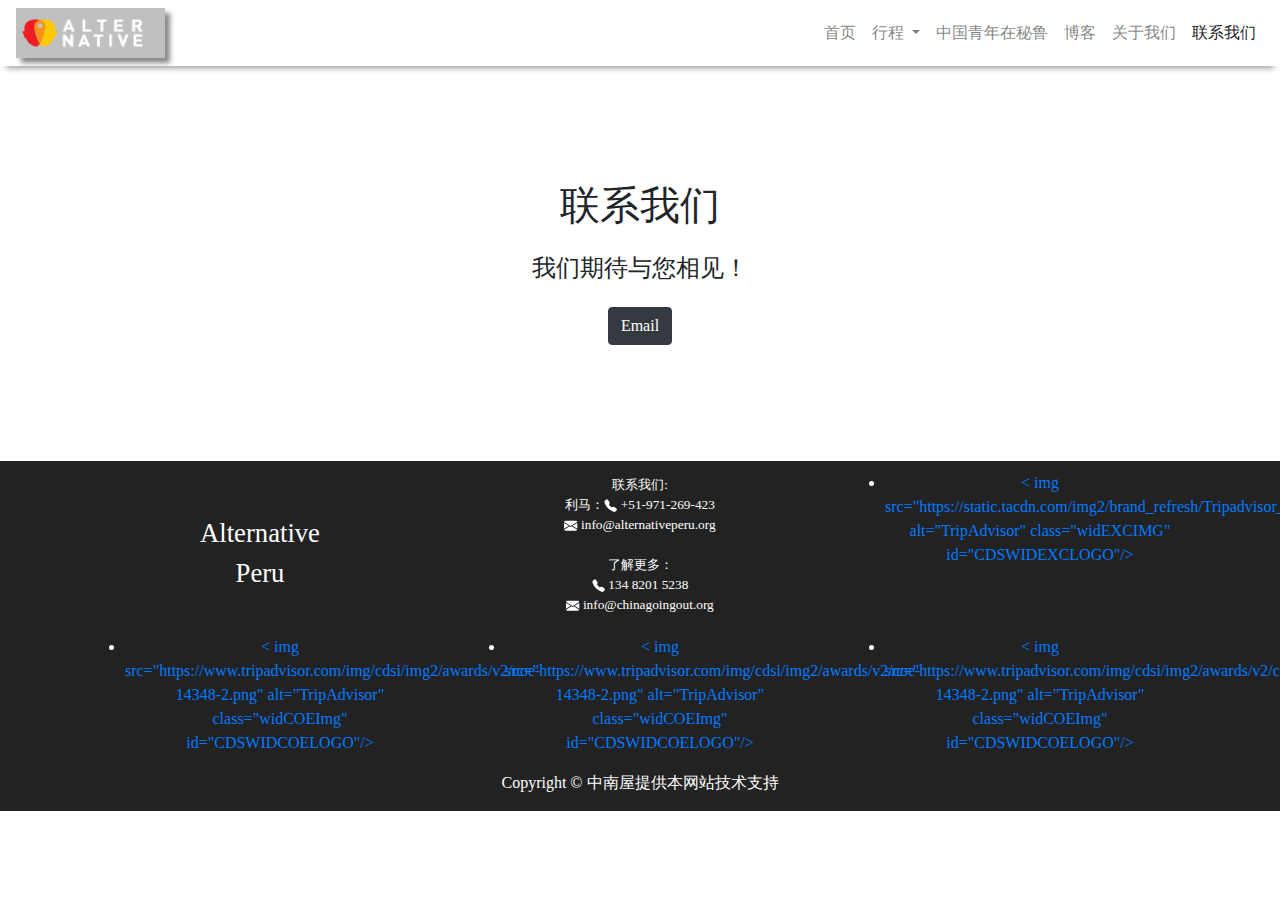
<file: contactus.html>
<!DOCTYPE html>
<html lang="en" dir="ltr">
<head>
  <link rel="stylesheet" href="css/style.css">
  <meta charset="utf-8">
  <meta name="viewport" content="width=device-width, initial-scale=1, shrink-to-fit=no">

  <!-- Bootstrap CSS -->
  <link rel="stylesheet" href="https://stackpath.bootstrapcdn.com/bootstrap/4.5.2/css/bootstrap.min.css" integrity="sha384-JcKb8q3iqJ61gNV9KGb8thSsNjpSL0n8PARn9HuZOnIxN0hoP+VmmDGMN5t9UJ0Z" crossorigin="anonymous">

  <title>联系我们</title>

</head>
<body >
  <nav class="navbar navbar-expand-lg navbar-light navbar-transparent" style="">
    <div style="background-color: #C0C0C0;box-shadow: 5px 5px 5px #888888;">
      <a class="navbar-brand" href="index.html">
        <img src="img/logo-altp.png" width="auto" height="40" alt="logo of alternative peru">
      </a>
    </div>
    <button class="navbar-toggler" type="button" data-toggle="collapse" data-target="#navbarSupportedContent" aria-controls="navbarSupportedContent" aria-expanded="false" aria-label="Toggle navigation">
      <span class="navbar-toggler-icon"></span>
    </button>

    <div class="collapse navbar-collapse" id="navbarSupportedContent">
      <ul class="navbar-nav ml-auto">
        <li class="nav-item">
          <a class="nav-link" href="index.html">首页 <span class="sr-only">(current)</span></a>
        </li>
        <li class="nav-item dropdown">
          <a class="nav-link dropdown-toggle" href="#" id="navbarDropdownTour" role="button" data-toggle="dropdown" aria-haspopup="true" aria-expanded="false">
            行程
          </a>
          <div class="dropdown-menu" aria-labelledby="navbarDropdownTour">
            <a class="dropdown-item" href="tour.html">秘鲁行程</a>
            <a class="dropdown-item" href="customizedtour.html">定制行程</a>
            <a class="dropdown-item" href="volunteer.html">在秘鲁做志愿者</a>
          </div>
        </li>
        <li class="nav-item">
          <a class="nav-link" href="cgo.html">
            中国青年在秘鲁
          </a>
        </li>
        <li class="nav-item ">
          <a class="nav-link" href="blog.html">博客</a>
        </li>
        <li class="nav-item">
          <a class="nav-link" href="aboutus.html">关于我们</a>
        </li>
        <li class="nav-item active">
          <a class= "nav-link" href="contactus.html">联系我们</a>
        </li>
      </ul>
    </div>
  </nav>

<div class="container my-3">
      <!-- TODO content of contact page-->
      <div class="row">
        <div id="contact-wrapper" class="container">
          <h1>联系我们</h1>
          <h4 class="py-3">
            我们期待与您相见！
          </h4>
          <form action="mailto:info@chinagoingout.org" method="GET" target="_blank">
            <input id="form-submit" type="submit" value="Email" class="btn btn-dark">
          </form>
        </div>
      </div>
    <div class="row">
          <script>
          function myFunction() {
            document.getElementById("myForm").submit();
          }
          </script>
      </div>
      </div>

<footer>
  <div class="container">
    <div class="row text-center">
      <div class="col-xs-12 col-sm-6 col-md-4 footer-title">
        Alternative<br>
        Peru
      </div>
      <div class="col-xs-12 col-sm-6 col-md-4 footer-text my-1">
        <p>联系我们:<br>利马：<svg width="1em" height="1em" viewBox="0 0 16 16" class="bi bi-telephone-fill" fill="currentColor" xmlns="http://www.w3.org/2000/svg">
          <path fill-rule="evenodd" d="M2.267.98a1.636 1.636 0 0 1 2.448.152l1.681 2.162c.309.396.418.913.296 1.4l-.513 2.053a.636.636 0 0 0 .167.604L8.65 9.654a.636.636 0 0 0 .604.167l2.052-.513a1.636 1.636 0 0 1 1.401.296l2.162 1.681c.777.604.849 1.753.153 2.448l-.97.97c-.693.693-1.73.998-2.697.658a17.47 17.47 0 0 1-6.571-4.144A17.47 17.47 0 0 1 .639 4.646c-.34-.967-.035-2.004.658-2.698l.97-.969z"/>
        </svg> +51-971-269-423<br><svg width="1em" height="1em" viewBox="0 0 16 16" class="bi bi-envelope-fill" fill="currentColor" xmlns="http://www.w3.org/2000/svg">
          <path fill-rule="evenodd" d="M.05 3.555A2 2 0 0 1 2 2h12a2 2 0 0 1 1.95 1.555L8 8.414.05 3.555zM0 4.697v7.104l5.803-3.558L0 4.697zM6.761 8.83l-6.57 4.027A2 2 0 0 0 2 14h12a2 2 0 0 0 1.808-1.144l-6.57-4.027L8 9.586l-1.239-.757zm3.436-.586L16 11.801V4.697l-5.803 3.546z"/>
        </svg> info@alternativeperu.org<br><br>了解更多：<br><svg width="1em" height="1em" viewBox="0 0 16 16" class="bi bi-telephone-fill" fill="currentColor" xmlns="http://www.w3.org/2000/svg">
          <path fill-rule="evenodd" d="M2.267.98a1.636 1.636 0 0 1 2.448.152l1.681 2.162c.309.396.418.913.296 1.4l-.513 2.053a.636.636 0 0 0 .167.604L8.65 9.654a.636.636 0 0 0 .604.167l2.052-.513a1.636 1.636 0 0 1 1.401.296l2.162 1.681c.777.604.849 1.753.153 2.448l-.97.97c-.693.693-1.73.998-2.697.658a17.47 17.47 0 0 1-6.571-4.144A17.47 17.47 0 0 1 .639 4.646c-.34-.967-.035-2.004.658-2.698l.97-.969z"/>
        </svg> 134 8201 5238<br><svg width="1em" height="1em" viewBox="0 0 16 16" class="bi bi-envelope-fill" fill="currentColor" xmlns="http://www.w3.org/2000/svg">
          <path fill-rule="evenodd" d="M.05 3.555A2 2 0 0 1 2 2h12a2 2 0 0 1 1.95 1.555L8 8.414.05 3.555zM0 4.697v7.104l5.803-3.558L0 4.697zM6.761 8.83l-6.57 4.027A2 2 0 0 0 2 14h12a2 2 0 0 0 1.808-1.144l-6.57-4.027L8 9.586l-1.239-.757zm3.436-.586L16 11.801V4.697l-5.803 3.546z"/>
        </svg> info@chinagoingout.org</p>
      </div>

      <div class="col-xs-12 col-sm-6 col-md-4 TA_certificateOfExcellence" id="TA_excellent827">
        <ul id="qqj3zhTteg" class="TA_links WANw199LH">
          <li id="cajt9Gj5w" class="UoOxDjB8Rclv">
            <a target="_blank" href="https://www.tripadvisor.com/Attraction_Review-g294316-d7374316-Reviews-Alternative_Peru-Lima_Lima_Region.html">
              < img src="https://static.tacdn.com/img2/brand_refresh/Tripadvisor_lockup_horizontal_secondary_registered.svg" alt="TripAdvisor" class="widEXCIMG" id="CDSWIDEXCLOGO"/>
            </a>
          </li>
        </ul>
      </div>

      <div class="col-xs-12 col-sm-6 col-md-4 TA_certificateOfExcellence mx" id="TA_certificateOfExcellence379"><ul id="8x3NRgLPR" class="TA_links C765pbtlD"><li id="xUMOQd" class="99GRGmOli7"><a target="_blank" href=" ">< img src="https://www.tripadvisor.com/img/cdsi/img2/awards/v2/coe-14348-2.png" alt="TripAdvisor" class="widCOEImg" id="CDSWIDCOELOGO"/></ a></li></ul>
      </div>
      <p><script async src="https://www.jscache.com/wejs?wtype=certificateOfExcellence&amp;uniq=379&amp;locationId=7374316&amp;lang=en_US&amp;year=2018&amp;display_version=2" data-loadtrk onload="this.loadtrk=true"></script></p>

      <div class="col-xs-12 col-sm-6 col-md-4 TA_certificateOfExcellence" id="TA_certificateOfExcellence609"><ul id="UkTHOYXv7R" class="TA_links J83DeztuTy03"><li id="stBIJV9nt" class="2Qhr0Jwnl"><a target="_blank" href="https://www.tripadvisor.com/Attraction_Review-g294316-d7374316-Reviews-Alternative_Peru-Lima_Lima_Region.html">< img src="https://www.tripadvisor.com/img/cdsi/img2/awards/v2/coe-14348-2.png" alt="TripAdvisor" class="widCOEImg" id="CDSWIDCOELOGO"/></ a></li></ul>
      </div>
      <script async src="https://www.jscache.com/wejs?wtype=certificateOfExcellence&amp;uniq=609&amp;locationId=7374316&amp;lang=en_US&amp;year=2017&amp;display_version=2" data-loadtrk onload="this.loadtrk=true"></script>

      <div class="col-xs-12 col-sm-6 col-md-4 TA_certificateOfExcellence" id="TA_certificateOfExcellence452"><ul id="IUzKD3qgBRU8" class="TA_links tf79oeI2"><li id="EOR5F8" class="8omYIoYWwq"><a target="_blank" href=" ">< img src="https://www.tripadvisor.com/img/cdsi/img2/awards/v2/coe-14348-2.png" alt="TripAdvisor" class="widCOEImg" id="CDSWIDCOELOGO"/></ a></li></ul>
      </div>
      <script async src="https://www.jscache.com/wejs?wtype=certificateOfExcellence&amp;uniq=452&amp;locationId=7374316&amp;lang=en_US&amp;year=2016&amp;display_version=2" data-loadtrk onload="this.loadtrk=true"></script>

      <script async src="https://www.jscache.com/wejs?wtype=excellent&amp;uniq=827&amp;locationId=7374316&amp;lang=en_US&amp;display_version=2" data-loadtrk onload="this.loadtrk=true"></script>
    </div>
    <div class="row justify-content-center">
      <div class="col-auto text-white">
        <p>Copyright © 中南屋提供本网站技术支持</p>
      </div>
    </div>
  </footer>

  <!-- Optional JavaScript -->
  <!-- jQuery first, then Popper.js, then Bootstrap JS -->
  <script src="https://code.jquery.com/jquery-3.5.1.slim.min.js" integrity="sha384-DfXdz2htPH0lsSSs5nCTpuj/zy4C+OGpamoFVy38MVBnE+IbbVYUew+OrCXaRkfj" crossorigin="anonymous"></script>
  <script src="https://cdn.jsdelivr.net/npm/popper.js@1.16.1/dist/umd/popper.min.js" integrity="sha384-9/reFTGAW83EW2RDu2S0VKaIzap3H66lZH81PoYlFhbGU+6BZp6G7niu735Sk7lN" crossorigin="anonymous"></script>
  <script src="https://stackpath.bootstrapcdn.com/bootstrap/4.5.2/js/bootstrap.min.js" integrity="sha384-B4gt1jrGC7Jh4AgTPSdUtOBvfO8shuf57BaghqFfPlYxofvL8/KUEfYiJOMMV+rV" crossorigin="anonymous"></script>

</body>
</html>
</file>
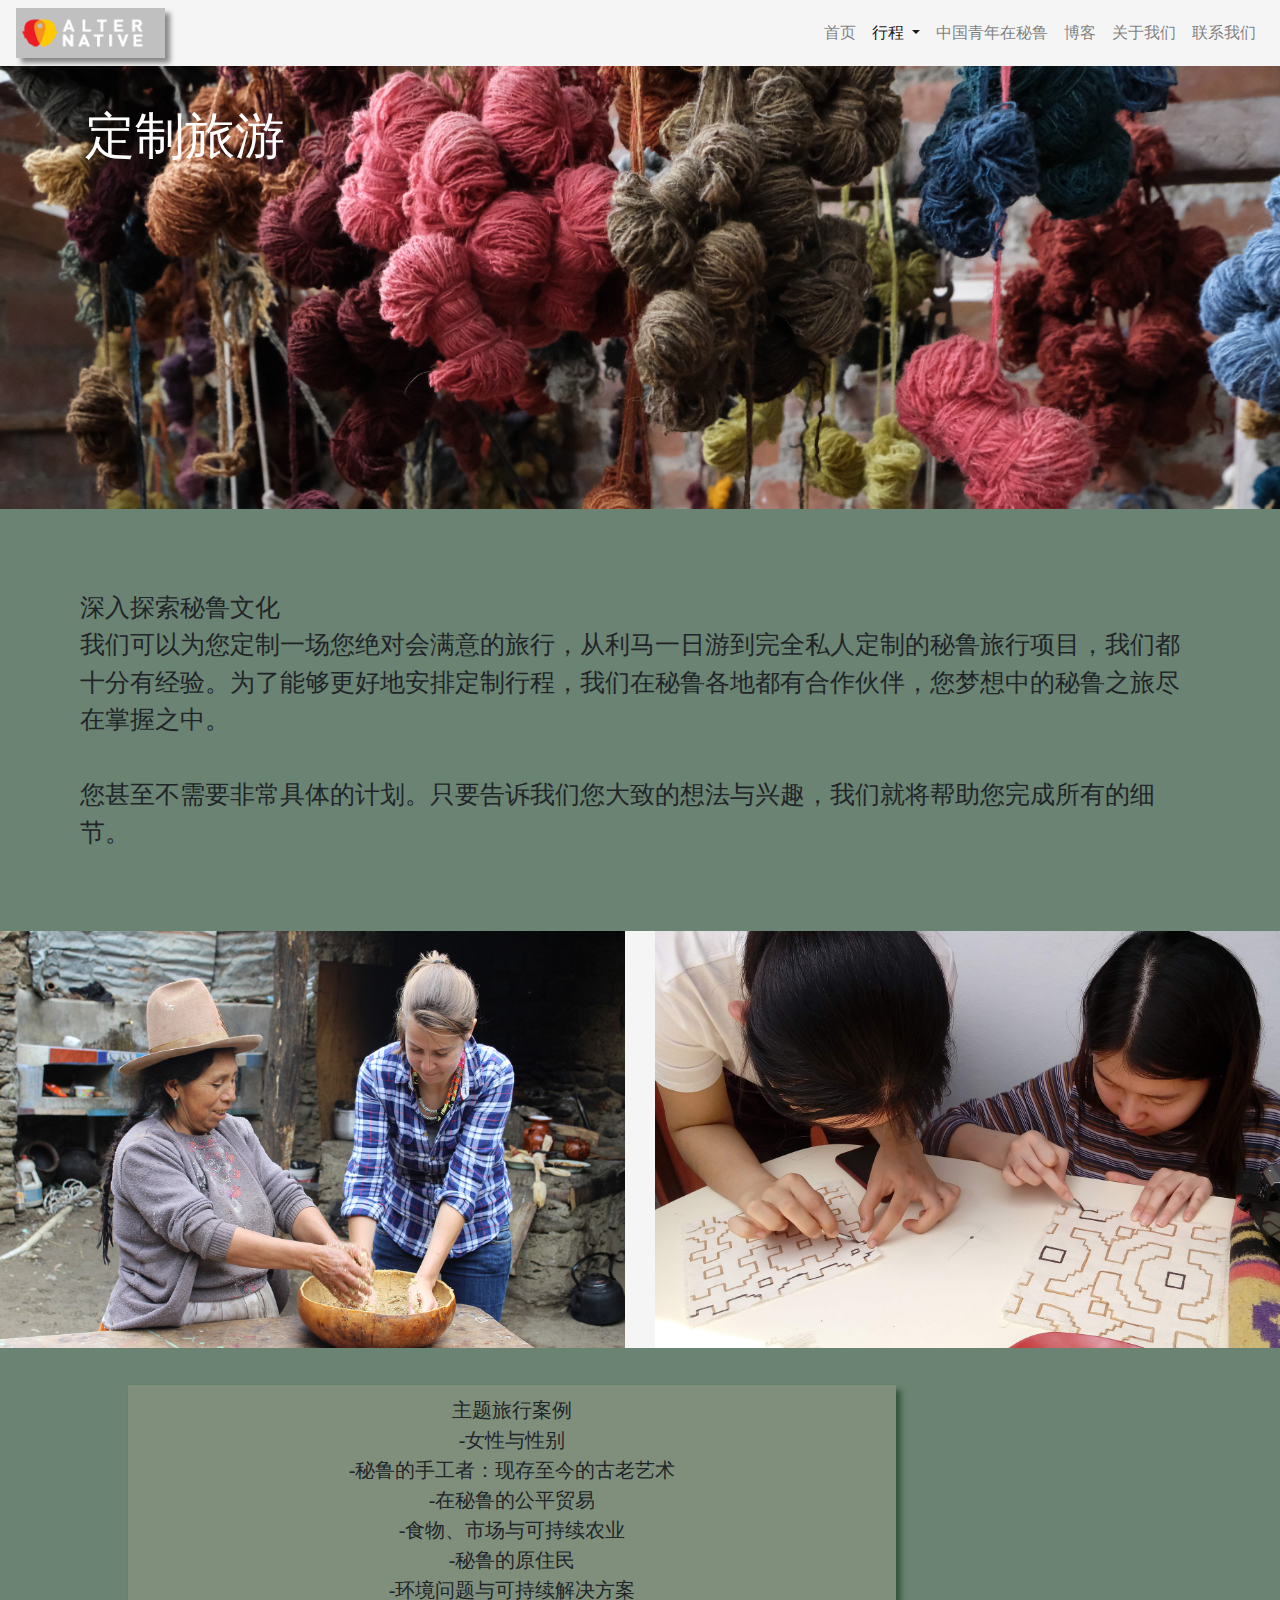
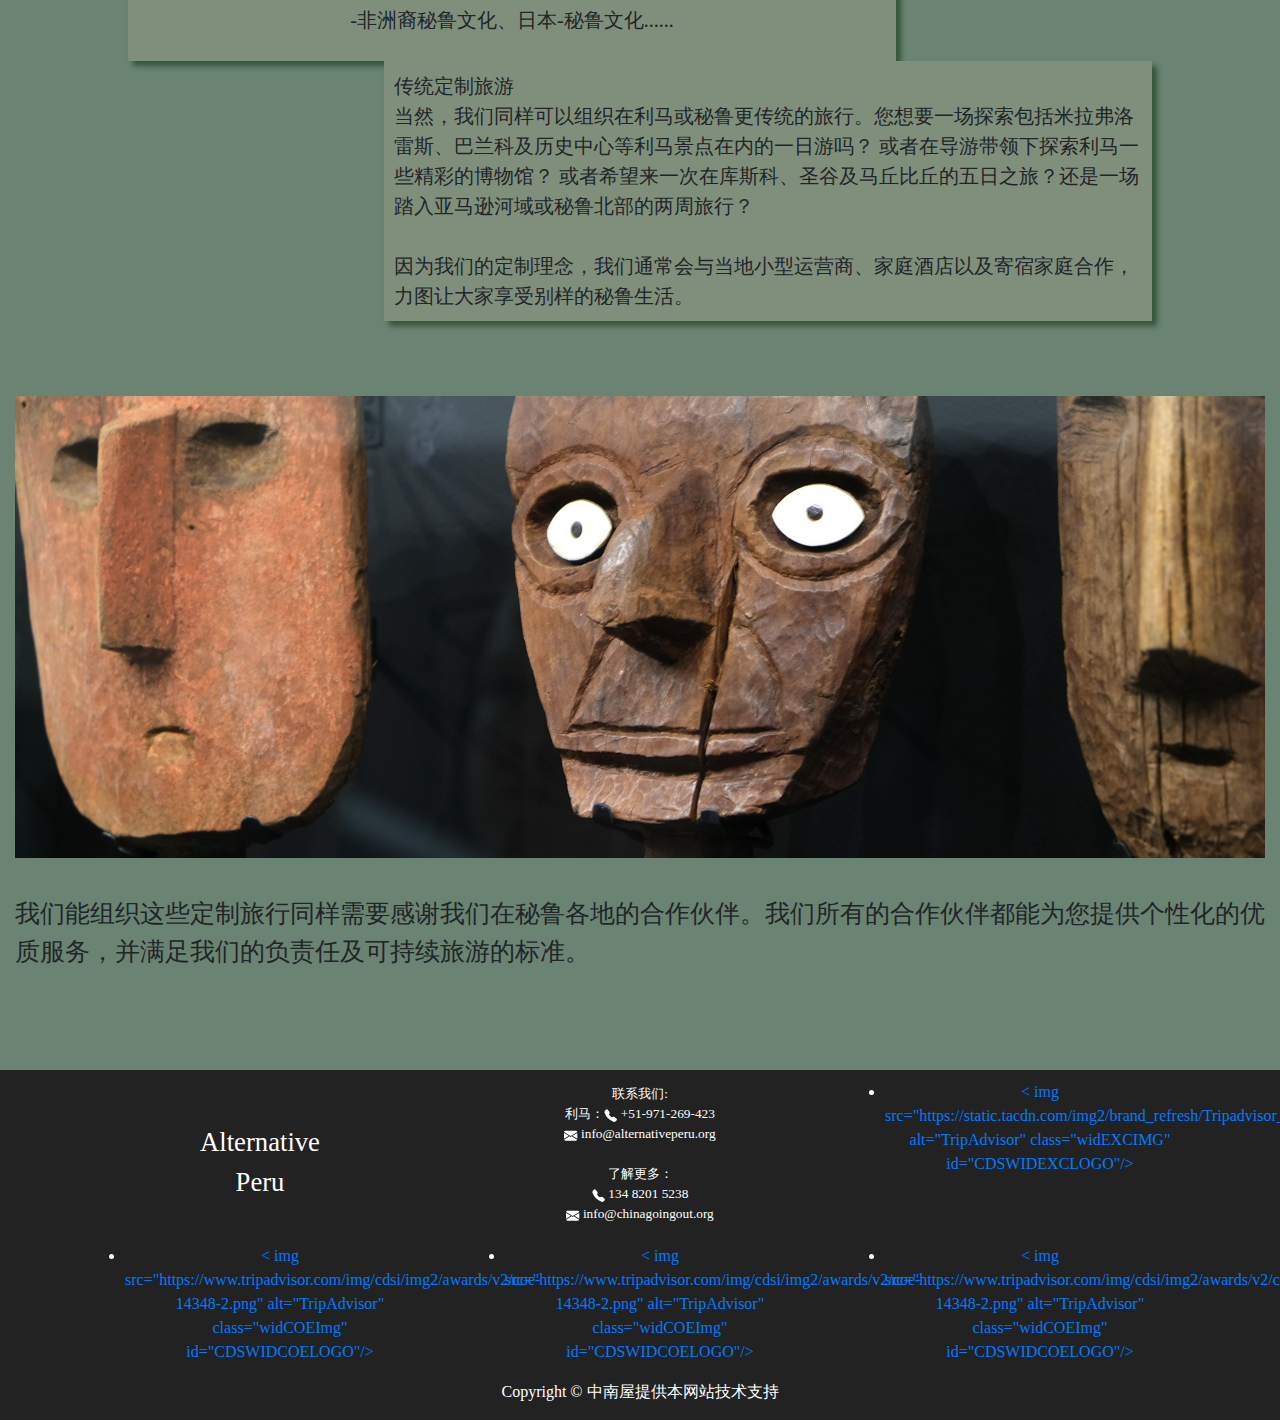
<file: customizedtour.html>
<!DOCTYPE html>
<html lang="en" dir="ltr">
<head>
  <link rel="stylesheet" href="css/style.css">
  <meta charset="utf-8">
  <meta name="viewport" content="width=device-width, initial-scale=1, shrink-to-fit=no">

  <!-- Bootstrap CSS -->
  <link rel="stylesheet" href="https://stackpath.bootstrapcdn.com/bootstrap/4.5.2/css/bootstrap.min.css" integrity="sha384-JcKb8q3iqJ61gNV9KGb8thSsNjpSL0n8PARn9HuZOnIxN0hoP+VmmDGMN5t9UJ0Z" crossorigin="anonymous">

  <title>定制行程</title>
  <style media="screen">
  div{position:relative;}
  h1{font-size:50px;color:white;
    position:absolute;
    top:40px;
    left:100px;
  }
  </style>
  <style>
  div.test2{
    padding:80px;
    background-color:#6A8372;
    font-size:25px;
  }
</style>
<style>
div.test3{
  height:auto;
  background-color:#6A8372;
  font-size:25px;
}
div.test4{
  padding-bottom: 100px;
  background-color:#6A8372;
  font-size:25px;
}
</style>
<style>
div.contain{
  padding: 10px;
  width:60%;
  height:auto;
  background:#808F7C;
  font-size:20px;
  left:10%;
}

</style>
<style>
div.contain2{
  padding: 10px;
  width:60%;
  height:auto;
  background:#808F7C;
  font-size:20px;
  left:30%;
  text-align: left;
}

</style>
</head>
<body style="background-color: #f5f5f5;">
  <nav class="navbar navbar-expand-lg navbar-light navbar-transparent" style="">
    <div style="background-color: #C0C0C0;box-shadow: 5px 5px 5px #888888;">
      <a class="navbar-brand" href="index.html">
        <img src="img/logo-altp.png" width="auto" height="40" alt="logo of alternative peru">
      </a>
    </div>
    <button class="navbar-toggler" type="button" data-toggle="collapse" data-target="#navbarSupportedContent" aria-controls="navbarSupportedContent" aria-expanded="false" aria-label="Toggle navigation">
      <span class="navbar-toggler-icon"></span>
    </button>

    <div class="collapse navbar-collapse" id="navbarSupportedContent">
      <ul class="navbar-nav ml-auto">
        <li class="nav-item">
          <a class="nav-link" href="index.html">首页 <span class="sr-only">(current)</span></a>
        </li>
        <li class="nav-item dropdown">
          <a class="nav-link dropdown-toggle active" href="#" id="navbarDropdownTour" role="button" data-toggle="dropdown" aria-haspopup="true" aria-expanded="false">
            行程
          </a>
          <div class="dropdown-menu" aria-labelledby="navbarDropdownTour">
            <a class="dropdown-item" href="tour.html">秘鲁行程</a>
            <a class="dropdown-item active" href="customizedtour.html">定制行程</a>
            <a class="dropdown-item" href="volunteer.html">在秘鲁做志愿者</a>
          </div>
        </li>
        <li class="nav-item">
          <a class="nav-link" href="cgo.html">
            中国青年在秘鲁
          </a>
        </li>
        <li class="nav-item">
          <a class="nav-link" href="blog.html">博客</a>
        </li>
        <li class="nav-item">
          <a class="nav-link" href="aboutus.html">关于我们</a>
        </li>
        <li class="nav-item ">
          <a class= "nav-link" href="contactus.html">联系我们</a>
        </li>

      </ul>
    </div>
  </nav>

  <div>
    <div class="row">
      <div class="col-12">
        <h1>定制旅游</h1>
        <img border="0" src="img/d_customized_backgound.jpg" alt="..." width="100%" height="auto">

      </div>
    </div>
    <div>
      <div>
        <div class="test2">深入探索秘鲁文化<br>我们可以为您定制一场您绝对会满意的旅行，从利马一日游到完全私人定制的秘鲁旅行项目，我们都十分有经验。为了能够更好地安排定制行程，我们在秘鲁各地都有合作伙伴，您梦想中的秘鲁之旅尽在掌握之中。
          <br><br>您甚至不需要非常具体的计划。只要告诉我们您大致的想法与兴趣，我们就将帮助您完成所有的细节。
        </div>
        <div>
          <div class="row">
            <div class="col-lg">
              <img border="0" src="img/d_customized_pic1.jpg" alt="..." width="100%" height="100%">
            </div>
            <div class="col-lg">
              <img border="0" src="img/d_customized_pic3.jpg" alt="..." width="100%" height="100%">
            </div>

          </div>
        </div>
        <div class="test3">
          <br>
          <div class="contain" style="box-shadow: 5px 5px 5px #36563C;">
            <p style="text-align: center;">
              主题旅行案例<br>
              -女性与性别<br>
              -秘鲁的手工者：现存至今的古老艺术<br>
              -在秘鲁的公平贸易<br>
              -食物、市场与可持续农业<br>
              -秘鲁的原住民<br>
              -环境问题与可持续解决方案<br>
              -非洲裔秘鲁文化、日本-秘鲁文化......</p>

            </div>
            <div class="contain2" style="box-shadow: 5px 5px 5px #36563C;">
              传统定制旅游<br>
              当然，我们同样可以组织在利马或秘鲁更传统的旅行。您想要一场探索包括米拉弗洛雷斯、巴兰科及历史中心等利马景点在内的一日游吗？
              或者在导游带领下探索利马一些精彩的博物馆？
              或者希望来一次在库斯科、圣谷及马丘比丘的五日之旅？还是一场踏入亚马逊河域或秘鲁北部的两周旅行？
              <br><br>
              因为我们的定制理念，我们通常会与当地小型运营商、家庭酒店以及寄宿家庭合作，力图让大家享受别样的秘鲁生活。
            </div>
            <br><br>
          </div>
          <div class="test4">
            <div class="col">
              <img src="img\d_customized_pic2.jpg" alt="..." width="100%">
              <br><br>
              我们能组织这些定制旅行同样需要感谢我们在秘鲁各地的合作伙伴。我们所有的合作伙伴都能为您提供个性化的优质服务，并满足我们的负责任及可持续旅游的标准。
            </div>
          </div>
        </div>
      </div>
      <footer>
        <div class="container">
          <div class="row text-center">
            <div class="col-xs-12 col-sm-6 col-md-4 footer-title">
              Alternative<br>
              Peru
            </div>
            <div class="col-xs-12 col-sm-6 col-md-4 footer-text my-1">
              <p>联系我们:<br>利马：<svg width="1em" height="1em" viewBox="0 0 16 16" class="bi bi-telephone-fill" fill="currentColor" xmlns="http://www.w3.org/2000/svg">
                <path fill-rule="evenodd" d="M2.267.98a1.636 1.636 0 0 1 2.448.152l1.681 2.162c.309.396.418.913.296 1.4l-.513 2.053a.636.636 0 0 0 .167.604L8.65 9.654a.636.636 0 0 0 .604.167l2.052-.513a1.636 1.636 0 0 1 1.401.296l2.162 1.681c.777.604.849 1.753.153 2.448l-.97.97c-.693.693-1.73.998-2.697.658a17.47 17.47 0 0 1-6.571-4.144A17.47 17.47 0 0 1 .639 4.646c-.34-.967-.035-2.004.658-2.698l.97-.969z"/>
              </svg> +51-971-269-423<br><svg width="1em" height="1em" viewBox="0 0 16 16" class="bi bi-envelope-fill" fill="currentColor" xmlns="http://www.w3.org/2000/svg">
                <path fill-rule="evenodd" d="M.05 3.555A2 2 0 0 1 2 2h12a2 2 0 0 1 1.95 1.555L8 8.414.05 3.555zM0 4.697v7.104l5.803-3.558L0 4.697zM6.761 8.83l-6.57 4.027A2 2 0 0 0 2 14h12a2 2 0 0 0 1.808-1.144l-6.57-4.027L8 9.586l-1.239-.757zm3.436-.586L16 11.801V4.697l-5.803 3.546z"/>
              </svg> info@alternativeperu.org<br><br>了解更多：<br><svg width="1em" height="1em" viewBox="0 0 16 16" class="bi bi-telephone-fill" fill="currentColor" xmlns="http://www.w3.org/2000/svg">
                <path fill-rule="evenodd" d="M2.267.98a1.636 1.636 0 0 1 2.448.152l1.681 2.162c.309.396.418.913.296 1.4l-.513 2.053a.636.636 0 0 0 .167.604L8.65 9.654a.636.636 0 0 0 .604.167l2.052-.513a1.636 1.636 0 0 1 1.401.296l2.162 1.681c.777.604.849 1.753.153 2.448l-.97.97c-.693.693-1.73.998-2.697.658a17.47 17.47 0 0 1-6.571-4.144A17.47 17.47 0 0 1 .639 4.646c-.34-.967-.035-2.004.658-2.698l.97-.969z"/>
              </svg> 134 8201 5238<br><svg width="1em" height="1em" viewBox="0 0 16 16" class="bi bi-envelope-fill" fill="currentColor" xmlns="http://www.w3.org/2000/svg">
                <path fill-rule="evenodd" d="M.05 3.555A2 2 0 0 1 2 2h12a2 2 0 0 1 1.95 1.555L8 8.414.05 3.555zM0 4.697v7.104l5.803-3.558L0 4.697zM6.761 8.83l-6.57 4.027A2 2 0 0 0 2 14h12a2 2 0 0 0 1.808-1.144l-6.57-4.027L8 9.586l-1.239-.757zm3.436-.586L16 11.801V4.697l-5.803 3.546z"/>
              </svg> info@chinagoingout.org</p>
            </div>

            <div class="col-xs-12 col-sm-6 col-md-4 TA_certificateOfExcellence" id="TA_excellent827">
              <ul id="qqj3zhTteg" class="TA_links WANw199LH">
                <li id="cajt9Gj5w" class="UoOxDjB8Rclv">
                  <a target="_blank" href="https://www.tripadvisor.com/Attraction_Review-g294316-d7374316-Reviews-Alternative_Peru-Lima_Lima_Region.html">
                    < img src="https://static.tacdn.com/img2/brand_refresh/Tripadvisor_lockup_horizontal_secondary_registered.svg" alt="TripAdvisor" class="widEXCIMG" id="CDSWIDEXCLOGO"/>
                  </a>
                  </li>
                </ul>
            </div>

            <div class="col-xs-12 col-sm-6 col-md-4 TA_certificateOfExcellence mx" id="TA_certificateOfExcellence379"><ul id="8x3NRgLPR" class="TA_links C765pbtlD"><li id="xUMOQd" class="99GRGmOli7"><a target="_blank" href=" ">< img src="https://www.tripadvisor.com/img/cdsi/img2/awards/v2/coe-14348-2.png" alt="TripAdvisor" class="widCOEImg" id="CDSWIDCOELOGO"/></ a></li></ul>
            </div>
            <p><script async src="https://www.jscache.com/wejs?wtype=certificateOfExcellence&amp;uniq=379&amp;locationId=7374316&amp;lang=en_US&amp;year=2018&amp;display_version=2" data-loadtrk onload="this.loadtrk=true"></script></p>

            <div class="col-xs-12 col-sm-6 col-md-4 TA_certificateOfExcellence" id="TA_certificateOfExcellence609"><ul id="UkTHOYXv7R" class="TA_links J83DeztuTy03"><li id="stBIJV9nt" class="2Qhr0Jwnl"><a target="_blank" href="https://www.tripadvisor.com/Attraction_Review-g294316-d7374316-Reviews-Alternative_Peru-Lima_Lima_Region.html">< img src="https://www.tripadvisor.com/img/cdsi/img2/awards/v2/coe-14348-2.png" alt="TripAdvisor" class="widCOEImg" id="CDSWIDCOELOGO"/></ a></li></ul>
            </div>
            <script async src="https://www.jscache.com/wejs?wtype=certificateOfExcellence&amp;uniq=609&amp;locationId=7374316&amp;lang=en_US&amp;year=2017&amp;display_version=2" data-loadtrk onload="this.loadtrk=true"></script>

            <div class="col-xs-12 col-sm-6 col-md-4 TA_certificateOfExcellence" id="TA_certificateOfExcellence452"><ul id="IUzKD3qgBRU8" class="TA_links tf79oeI2"><li id="EOR5F8" class="8omYIoYWwq"><a target="_blank" href=" ">< img src="https://www.tripadvisor.com/img/cdsi/img2/awards/v2/coe-14348-2.png" alt="TripAdvisor" class="widCOEImg" id="CDSWIDCOELOGO"/></ a></li></ul>
            </div>
            <script async src="https://www.jscache.com/wejs?wtype=certificateOfExcellence&amp;uniq=452&amp;locationId=7374316&amp;lang=en_US&amp;year=2016&amp;display_version=2" data-loadtrk onload="this.loadtrk=true"></script>

            <script async src="https://www.jscache.com/wejs?wtype=excellent&amp;uniq=827&amp;locationId=7374316&amp;lang=en_US&amp;display_version=2" data-loadtrk onload="this.loadtrk=true"></script>
        </div>
        <div class="row justify-content-center">
          <div class="col-auto text-white">
            <p>Copyright © 中南屋提供本网站技术支持</p>
          </div>
        </div>
      </footer>

    <!-- Optional JavaScript -->
    <!-- jQuery first, then Popper.js, then Bootstrap JS -->
    <script src="https://code.jquery.com/jquery-3.5.1.slim.min.js" integrity="sha384-DfXdz2htPH0lsSSs5nCTpuj/zy4C+OGpamoFVy38MVBnE+IbbVYUew+OrCXaRkfj" crossorigin="anonymous"></script>
    <script src="https://cdn.jsdelivr.net/npm/popper.js@1.16.1/dist/umd/popper.min.js" integrity="sha384-9/reFTGAW83EW2RDu2S0VKaIzap3H66lZH81PoYlFhbGU+6BZp6G7niu735Sk7lN" crossorigin="anonymous"></script>
    <script src="https://stackpath.bootstrapcdn.com/bootstrap/4.5.2/js/bootstrap.min.js" integrity="sha384-B4gt1jrGC7Jh4AgTPSdUtOBvfO8shuf57BaghqFfPlYxofvL8/KUEfYiJOMMV+rV" crossorigin="anonymous"></script>

  </body>
</html>
</file>
<file: css/style.css>
* {
  font-family:"方正黑体简体";
  font-family: "Microsoft YaHei" ! important;
}
.navbar {
    -webkit-box-shadow: 0 8px 6px -6px #999;
    -moz-box-shadow: 0 8px 6px -6px #999;
    box-shadow: 0 8px 6px -6px #999;
}
body {background-color: #f5f5f5;}

footer {
  padding-top: 10px;
  margin: auto;
  color: white;
  background-color: #222222;
}

.footer-title{
  margin: auto;
  font-size:20pt;
}

.footer-text{
  font-size:10pt;
}

.TA_certificateOfExcellence {

}

.bg-img {
  height: 350px;

  /* Center and scale the image nicely */
  background-position: center;
  background-repeat: no-repeat;
  background-size: cover;
}

.bg-cgo-1 {
  background-image: url("../img/d_cnstudentperu_pic1.jpg");
}

.bg-cgo-2 {
  background-image: url("../img/d_cnstudentperu_pic2.png");
}

.bg-cgo-3 {
  background-image: url("../img/d_cnstudentperu_pic3.jpg");
}
.bg-cgo-4 {
  background-image: url("../img/d_cnstudentperu_pic4.jpg");
}

#contact-wrapper{
  text-align: center;
  padding-top: 100px;
  padding-bottom: 100px;
}

#cgo-research div a{
  color: #000000;
}

#cgo-research div a:hover{
  color: #000000;
}

@media (min-width: 576px) {
  .text-group {
      margin-top: 3rem;
  }
}

@media (min-width: 768px) {
  .text-group {
      margin-top: 30rem;
  }
}
</file>
